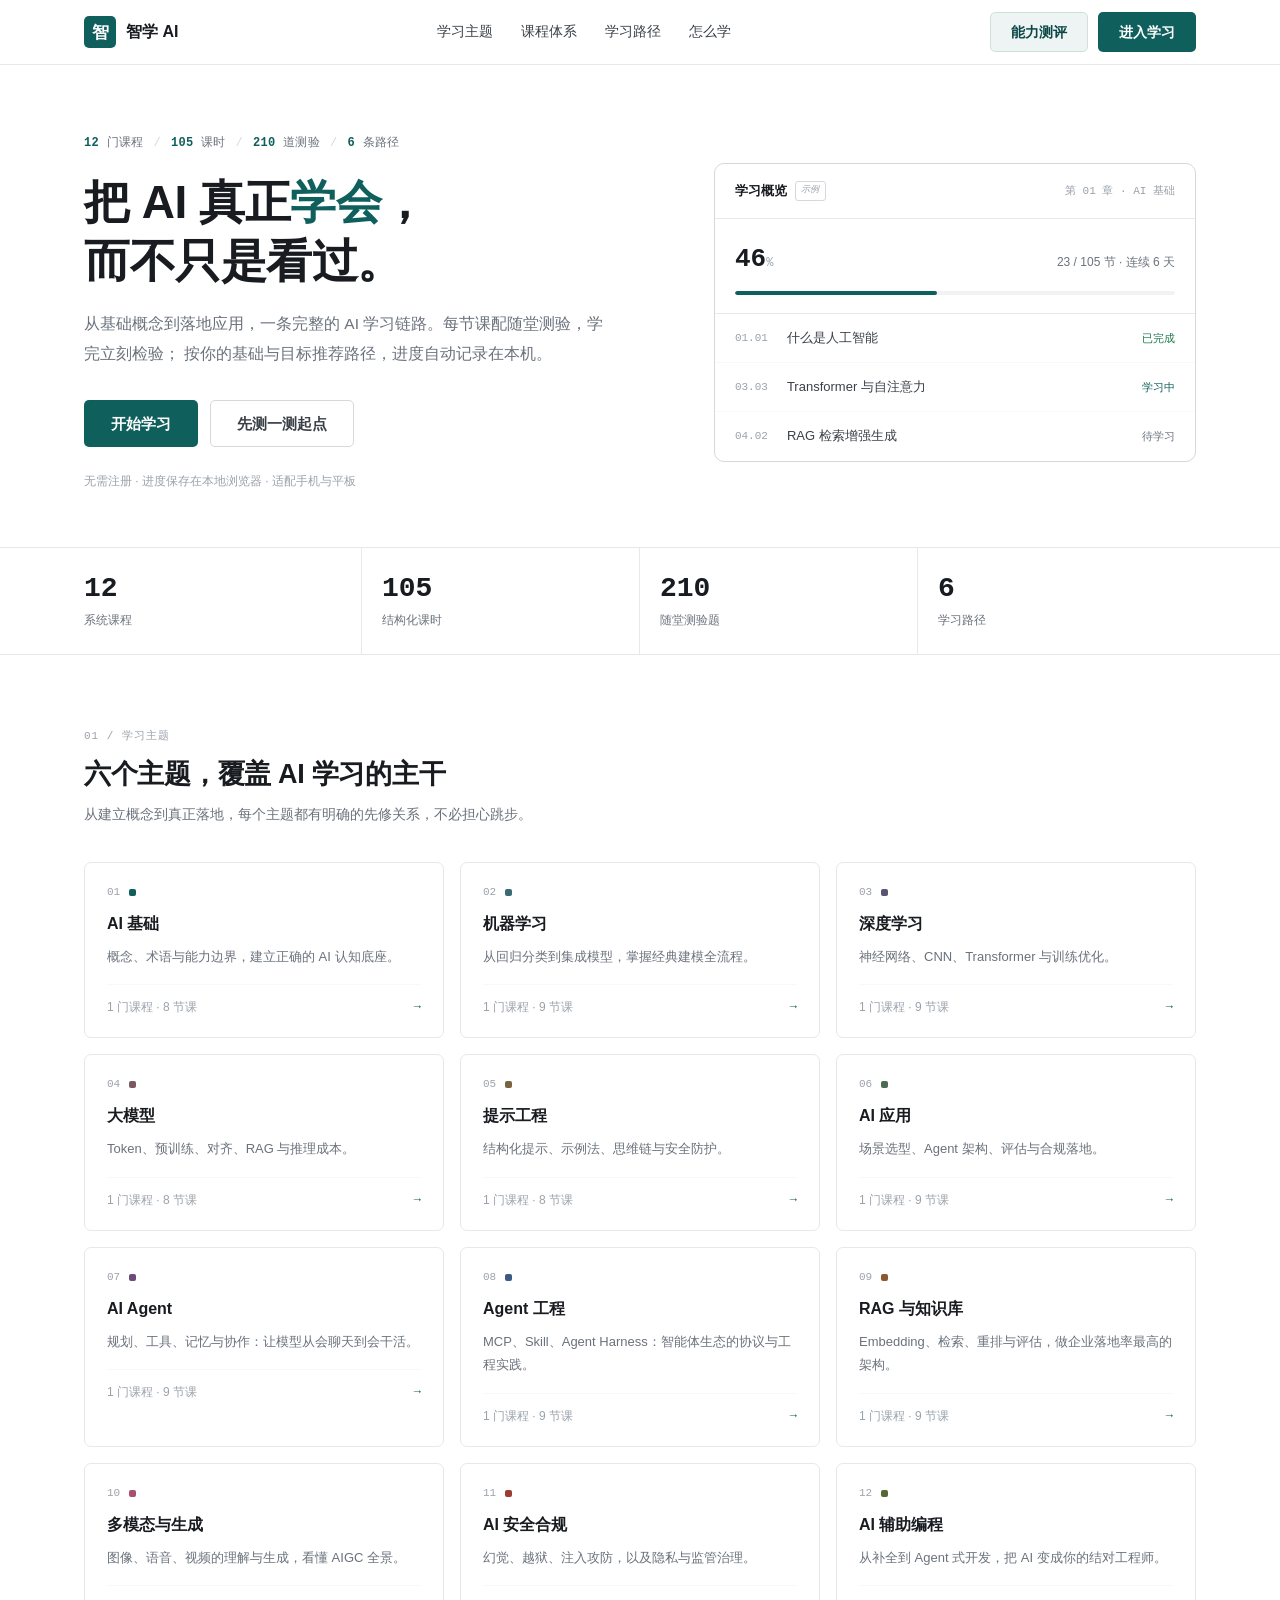
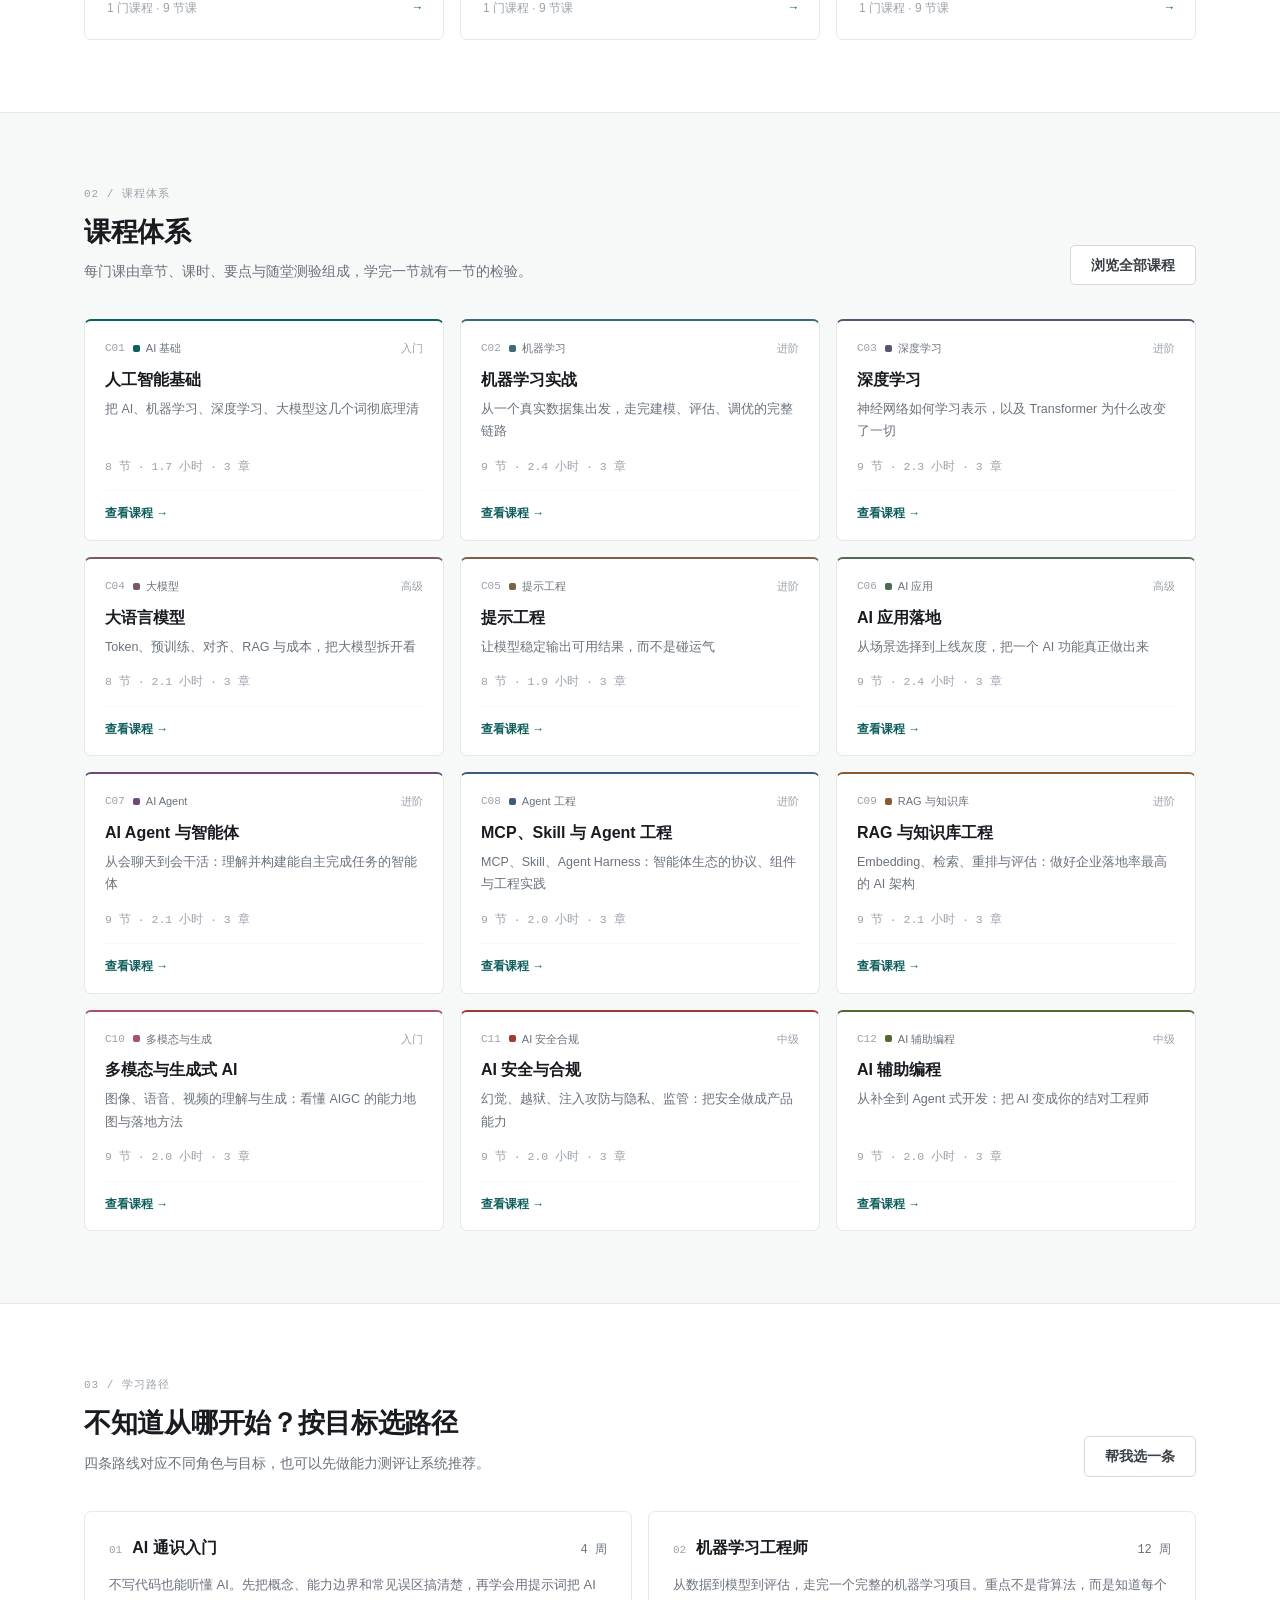
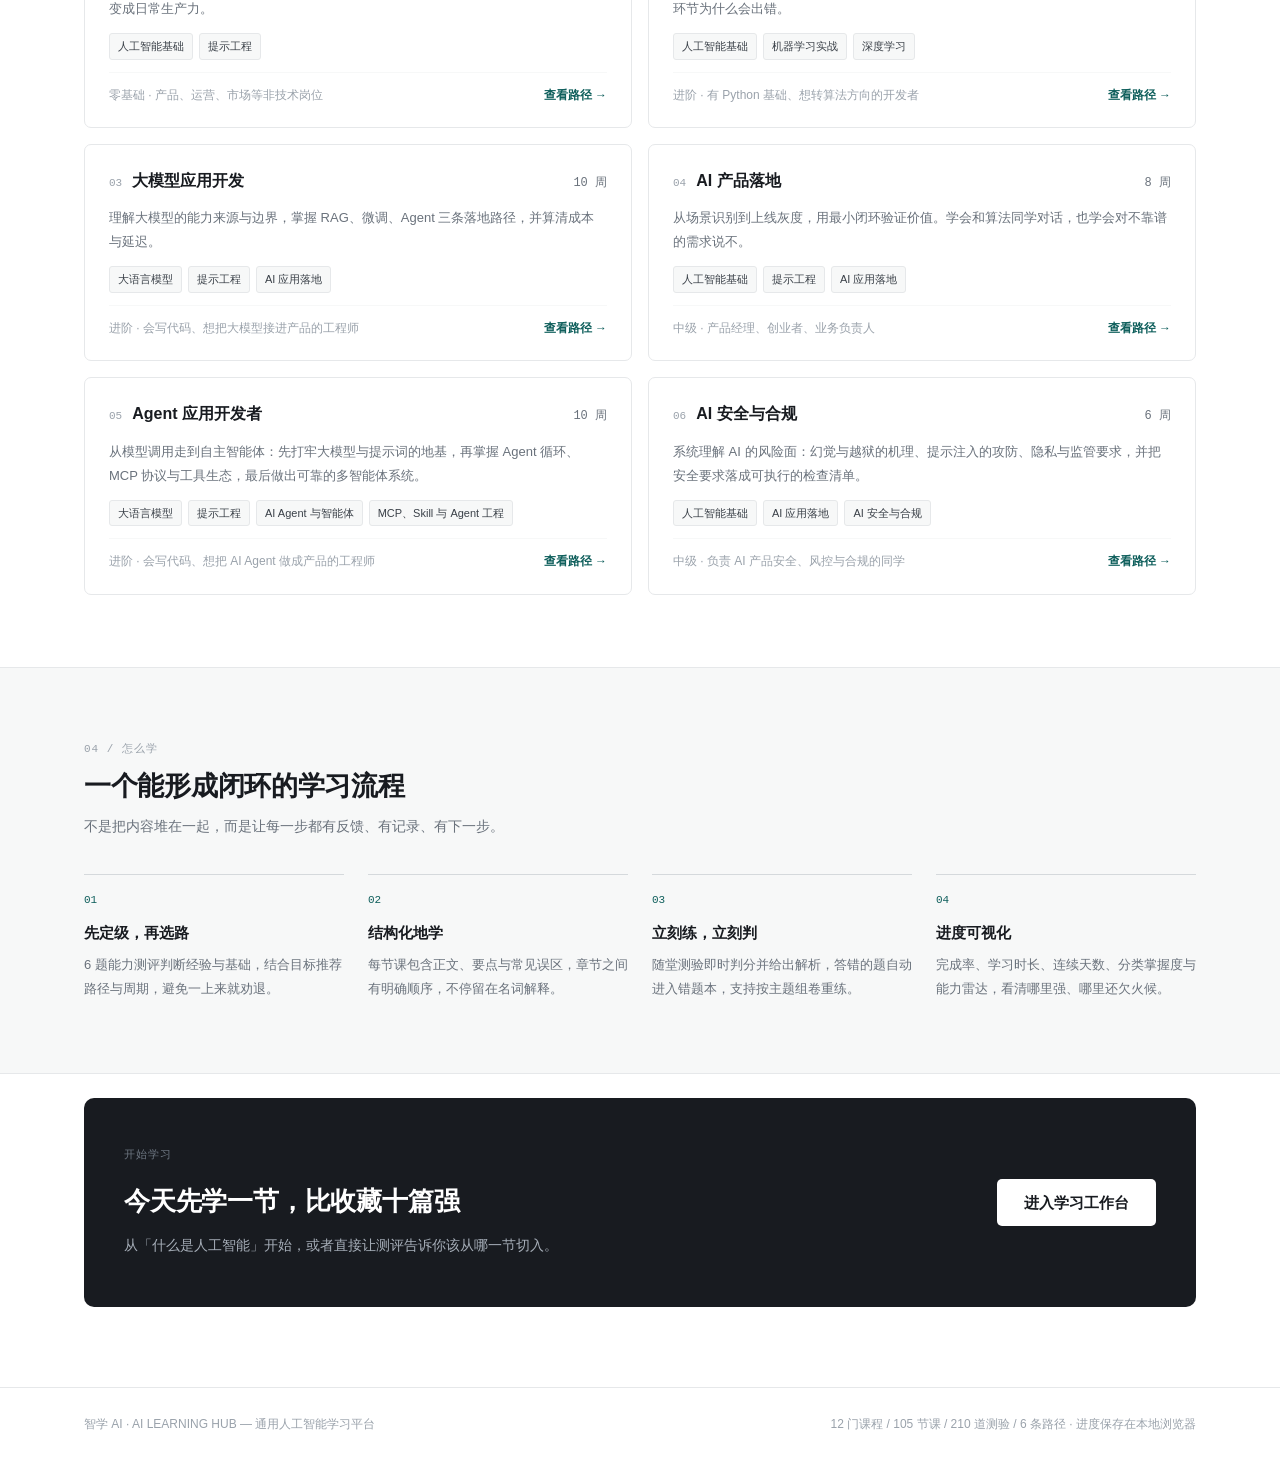
<file: index.html>
<!DOCTYPE html>
<html lang="zh-CN">
<head>
<meta charset="UTF-8">
<meta name="viewport" content="width=device-width, initial-scale=1.0">
<meta name="theme-color" content="#0f5f5c">
<link rel="icon" href="data:image/svg+xml,%3Csvg xmlns='http://www.w3.org/2000/svg' viewBox='0 0 32 32'%3E%3Crect width='32' height='32' rx='6' fill='%230f5f5c'/%3E%3Ctext x='16' y='23' font-size='19' font-family='sans-serif' font-weight='700' fill='white' text-anchor='middle'%3E%E6%99%BA%3C/text%3E%3C/svg%3E">
<title>智学 AI · 从概念到落地，系统学会人工智能</title>
<meta name="description" content="智学 AI 是一套通用 AI 学习平台：12 门系统课程、105 节课、210 道随堂题，覆盖 AI 基础、机器学习、深度学习、大模型、提示工程、AI 应用、Agent、MCP 与 Agent 工程、RAG、多模态、AI 安全与 AI 辅助编程。">
<link rel="stylesheet" href="assets/css/base.css">
<link rel="stylesheet" href="assets/css/landing.css">
</head>
<body>

<!-- ================= 导航 ================= -->
<header class="site-nav">
  <div class="container nav-inner">
    <a class="brand" href="index.html">
      <span class="logo">智</span>
      <span class="name">智学 AI</span>
    </a>

    <nav class="nav-links" aria-label="主要导航">
      <a href="#categories">学习主题</a>
      <a href="#courses">课程体系</a>
      <a href="#paths">学习路径</a>
      <a href="#loop">怎么学</a>
    </nav>

    <div class="nav-actions">
      <a class="btn btn-soft" href="app.html#/assessment">能力测评</a>
      <a class="btn btn-primary" href="app.html">进入学习</a>
    </div>
  </div>
</header>

<!-- ================= Hero ================= -->
<section class="hero">
  <div class="container hero-inner">
    <div>
      <div class="hero-facts"><span><b>12</b> 门课程</span><i>/</i><span><b>105</b> 课时</span><i>/</i><span><b>210</b> 道测验</span><i>/</i><span><b>6</b> 条路径</span></div>
      <h1>把 AI 真正<span class="mark">学会</span>，<br>而不只是看过。</h1>
      <p class="lead">
        从基础概念到落地应用，一条完整的 AI 学习链路。每节课配随堂测验，学完立刻检验；
        按你的基础与目标推荐路径，进度自动记录在本机。
      </p>
      <div class="hero-actions">
        <a class="btn btn-primary btn-lg" href="app.html">开始学习</a>
        <a class="btn btn-outline btn-lg" href="app.html#/assessment">先测一测起点</a>
      </div>
      <div class="hero-note">无需注册 · 进度保存在本地浏览器 · 适配手机与平板</div>
    </div>

    <div class="hero-card">
      <div class="hc-head"><span class="t">学习概览 <em class="sample">示例</em></span><span class="s">第 01 章 · AI 基础</span></div>
      <div class="hc-prog">
        <div class="row"><span class="n">46<small>%</small></span><span class="s">23 / 105 节 · 连续 6 天</span></div>
        <div class="progress"><i style="width:46%"></i></div>
      </div>
      <div class="hc-item"><span class="no">01.01</span><span class="nm">什么是人工智能</span><span class="st done">已完成</span></div>
      <div class="hc-item"><span class="no">03.03</span><span class="nm">Transformer 与自注意力</span><span class="st go">学习中</span></div>
      <div class="hc-item"><span class="no">04.02</span><span class="nm">RAG 检索增强生成</span><span class="st">待学习</span></div>
    </div>
  </div>
</section>

<!-- ================= 数据条 ================= -->
<section class="stat-strip">
  <div class="container">
    <div class="stat-item"><div class="v">12</div><div class="l">系统课程</div></div>
    <div class="stat-item"><div class="v">105</div><div class="l">结构化课时</div></div>
    <div class="stat-item"><div class="v">210</div><div class="l">随堂测验题</div></div>
    <div class="stat-item"><div class="v">6</div><div class="l">学习路径</div></div>
  </div>
</section>

<!-- ================= 分类 ================= -->
<section class="section" id="categories">
  <div class="container">
    <div class="section-head">
      <div>
        <span class="eyebrow">01 / 学习主题</span>
        <h2 class="section-title">六个主题，覆盖 AI 学习的主干</h2>
        <p class="section-sub">从建立概念到真正落地，每个主题都有明确的先修关系，不必担心跳步。</p>
      </div>
    </div>
    <div class="cat-grid" id="catGrid"></div>
  </div>
</section>

<!-- ================= 课程 ================= -->
<section class="section tint" id="courses">
  <div class="container">
    <div class="section-head">
      <div>
        <span class="eyebrow">02 / 课程体系</span>
        <h2 class="section-title">课程体系</h2>
        <p class="section-sub">每门课由章节、课时、要点与随堂测验组成，学完一节就有一节的检验。</p>
      </div>
      <a class="btn btn-outline" href="app.html#/courses">浏览全部课程</a>
    </div>
    <div class="course-grid" id="courseGrid"></div>
  </div>
</section>

<!-- ================= 路径 ================= -->
<section class="section" id="paths">
  <div class="container">
    <div class="section-head">
      <div>
        <span class="eyebrow">03 / 学习路径</span>
        <h2 class="section-title">不知道从哪开始？按目标选路径</h2>
        <p class="section-sub">四条路线对应不同角色与目标，也可以先做能力测评让系统推荐。</p>
      </div>
      <a class="btn btn-outline" href="app.html#/assessment">帮我选一条</a>
    </div>
    <div class="path-grid" id="pathGrid"></div>
  </div>
</section>

<!-- ================= 学习闭环 ================= -->
<section class="section tint" id="loop">
  <div class="container">
    <div class="section-head">
      <div>
        <span class="eyebrow">04 / 怎么学</span>
        <h2 class="section-title">一个能形成闭环的学习流程</h2>
        <p class="section-sub">不是把内容堆在一起，而是让每一步都有反馈、有记录、有下一步。</p>
      </div>
    </div>
    <div class="loop-grid">
      <div class="loop-card"><div class="no">01</div><h3>先定级，再选路</h3><p>6 题能力测评判断经验与基础，结合目标推荐路径与周期，避免一上来就劝退。</p></div>
      <div class="loop-card"><div class="no">02</div><h3>结构化地学</h3><p>每节课包含正文、要点与常见误区，章节之间有明确顺序，不停留在名词解释。</p></div>
      <div class="loop-card"><div class="no">03</div><h3>立刻练，立刻判</h3><p>随堂测验即时判分并给出解析，答错的题自动进入错题本，支持按主题组卷重练。</p></div>
      <div class="loop-card"><div class="no">04</div><h3>进度可视化</h3><p>完成率、学习时长、连续天数、分类掌握度与能力雷达，看清哪里强、哪里还欠火候。</p></div>
    </div>
  </div>
</section>

<!-- ================= CTA ================= -->
<section class="cta-wrap">
  <div class="container">
    <div class="cta">
      <div class="c-in">
        <div>
          <div class="c-no">开始学习</div>
          <h2>今天先学一节，比收藏十篇强</h2>
          <p>从「什么是人工智能」开始，或者直接让测评告诉你该从哪一节切入。</p>
        </div>
        <a class="btn btn-primary btn-lg" href="app.html">进入学习工作台</a>
      </div>
    </div>
  </div>
</section>

<footer class="site-footer">
  <div class="container between">
    <div>智学 AI · AI LEARNING HUB — 通用人工智能学习平台</div>
    <div>12 门课程 / 105 节课 / 210 道测验 / 6 条路径 · 进度保存在本地浏览器</div>
  </div>
</footer>

<script src="assets/js/data.js"></script>
<script>
/* 分类色点 + 编号体系 */
const dot = c => `<i class="cdot" style="background:${c.color}"></i>`;

document.getElementById('catGrid').innerHTML = CATEGORIES.map((c, i) => `
  <a class="cat-card" href="app.html#/courses?cat=${c.id}">
    <div class="ct-top"><span class="no">${String(i + 1).padStart(2, "0")}</span>${dot(c)}</div>
    <h3>${c.name}</h3>
    <p>${c.desc}</p>
    <div class="ct-foot"><span>${c.courses} 门课程 · ${c.lessons} 节课</span><span class="arrow">→</span></div>
  </a>`).join('');

document.getElementById('courseGrid').innerHTML = COURSES.map(c => `
  <a class="course-card" href="app.html#/course/${c.slug}" style="border-top-color:${CATEGORY_MAP[c.cat].color};">
    <div class="cc-top">
      <span class="no">${c.no}</span>
      <span class="cat">${dot(CATEGORY_MAP[c.cat])}${CATEGORY_MAP[c.cat].name}</span>
      <span class="lvl">${c.level}</span>
    </div>
    <div class="cc-body">
      <h3>${c.title}</h3>
      <div class="sub">${c.sub}</div>
      <div class="cc-meta"><span>${c.lessonCount} 节 · ${c.hours} 小时 · ${c.chapters.length} 章</span></div>
    </div>
    <div class="cc-foot"><span class="go">查看课程 →</span></div>
  </a>`).join('');

document.getElementById('pathGrid').innerHTML = PATHS.map((p, i) => `
  <div class="path-card">
    <div class="pc-top">
      <h3><span class="no">${String(i + 1).padStart(2, "0")}</span>${p.name}</h3>
      <span class="pc-weeks">${p.weeks} 周</span>
    </div>
    <div class="pc-desc">${p.desc}</div>
    <div class="pc-steps">${p.courses.map(s => `<span>${COURSE_MAP[s].title}</span>`).join('')}</div>
    <div class="pc-foot"><span class="aud">${p.level} · ${p.audience}</span><a href="app.html#/paths">查看路径 →</a></div>
  </div>`).join('');
</script>
</body>
</html>
</file>
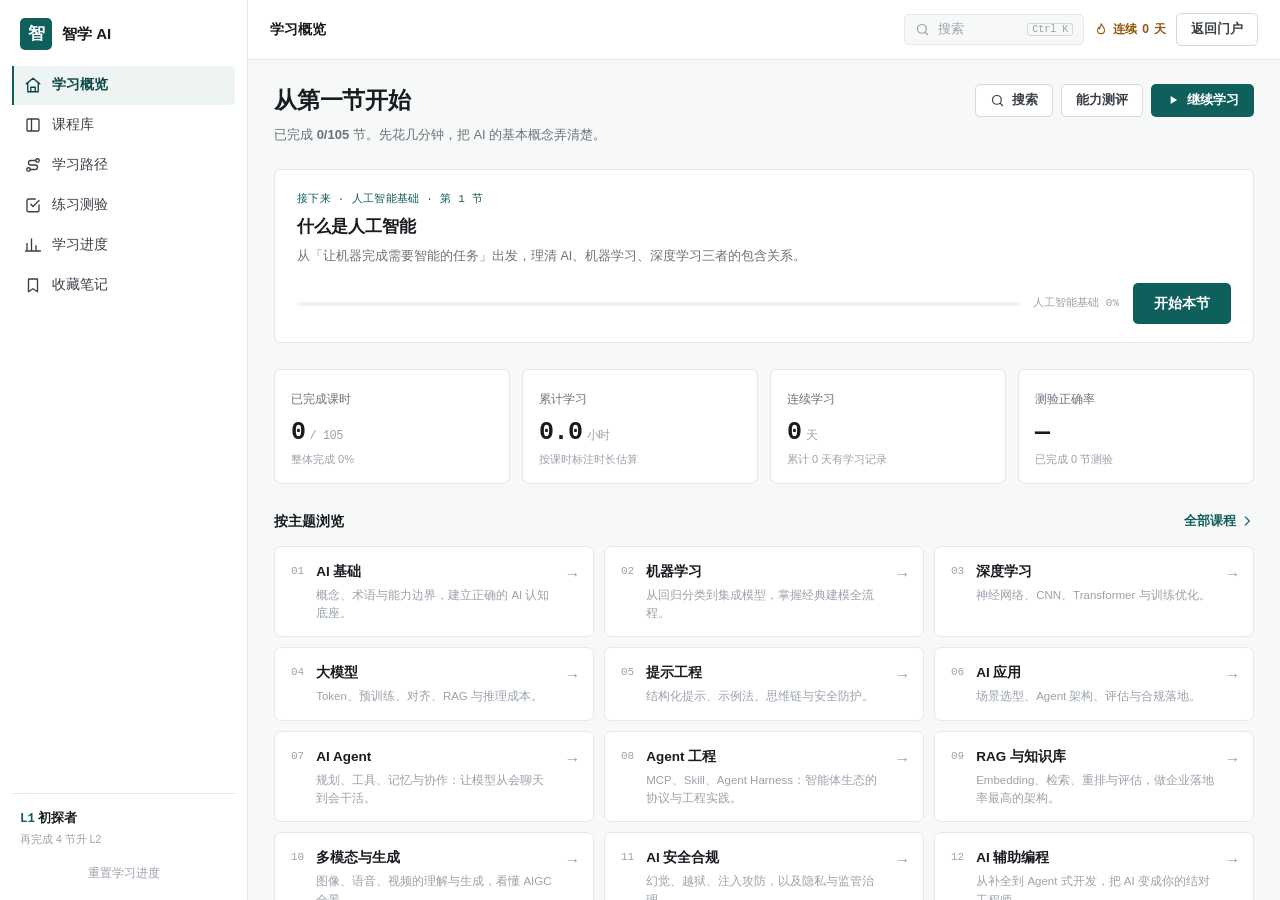
<file: app.html>
<!DOCTYPE html>
<html lang="zh-CN">
<head>
<meta charset="UTF-8">
<meta name="viewport" content="width=device-width, initial-scale=1.0">
<meta name="theme-color" content="#0f5f5c">
<link rel="icon" href="data:image/svg+xml,%3Csvg xmlns='http://www.w3.org/2000/svg' viewBox='0 0 32 32'%3E%3Crect width='32' height='32' rx='6' fill='%230f5f5c'/%3E%3Ctext x='16' y='23' font-size='19' font-family='sans-serif' font-weight='700' fill='white' text-anchor='middle'%3E%E6%99%BA%3C/text%3E%3C/svg%3E">
<title>学习工作台 · 智学 AI</title>
<meta name="description" content="智学 AI 学习工作台：课程库、学习路径、练习测验与进度追踪。">
<link rel="stylesheet" href="assets/css/base.css">
<link rel="stylesheet" href="assets/css/app.css">
</head>
<body>

<div class="app-shell">
  <!-- 侧边栏 -->
  <aside class="sidebar">
    <div class="sb-brand">
      <span class="sb-logo">智</span>
      <div>
        <div class="sb-name">智学 AI</div>
      </div>
    </div>

    <nav class="sb-nav" id="sbNav"></nav>

    <div class="sb-foot">
      <div class="sb-level" id="sbLevel"></div>
      <button class="sb-reset" id="sbReset">重置学习进度</button>
    </div>
  </aside>

  <div class="side-scrim" id="sideScrim"></div>

  <!-- 主区域 -->
  <div class="main">
    <header class="topbar">
      <button class="menu-btn" id="menuBtn" aria-label="打开菜单" aria-expanded="false">
        <svg width="20" height="20" viewBox="0 0 24 24" fill="none" stroke="currentColor" stroke-width="2" stroke-linecap="round"><path d="M4 7h16M4 12h16M4 17h16"/></svg>
      </button>
      <div class="tb-left">
        <div class="tb-title" id="pageTitle">学习概览</div>
      </div>
      <div class="tb-right">
        <button class="search-trigger" data-open-search aria-label="搜索课程与课时" aria-keyshortcuts="Control+K">
          <svg width="15" height="15" viewBox="0 0 24 24" fill="none" stroke="currentColor" stroke-width="1.9" stroke-linecap="round"><circle cx="11" cy="11" r="7"/><path d="m20 20-3.5-3.5"/></svg>
          <span class="lbl">搜索</span>
          <span class="k">⌘K</span>
        </button>
        <span class="streak-chip">
          <svg width="14" height="14" viewBox="0 0 24 24" fill="none" stroke="currentColor" stroke-width="1.9" stroke-linecap="round" stroke-linejoin="round"><path d="M12 3c1 3-1 4-2 6s0 3 0 3-2-1-2-3c-1.5 2-2 3.5-2 5a6 6 0 0 0 12 0c0-4-3-6-6-11z"/></svg>
          连续 <span id="streakNum">0</span> 天
        </span>
        <a class="back-home btn btn-outline btn-sm" href="index.html">返回门户</a>
      </div>
    </header>

    <main class="content" id="content"></main>
  </div>
</div>

<script src="assets/js/data.js"></script>
<script src="assets/js/store.js"></script>
<script src="assets/js/engine.js"></script>
<script src="assets/js/app.js"></script>
</body>
</html>
</file>
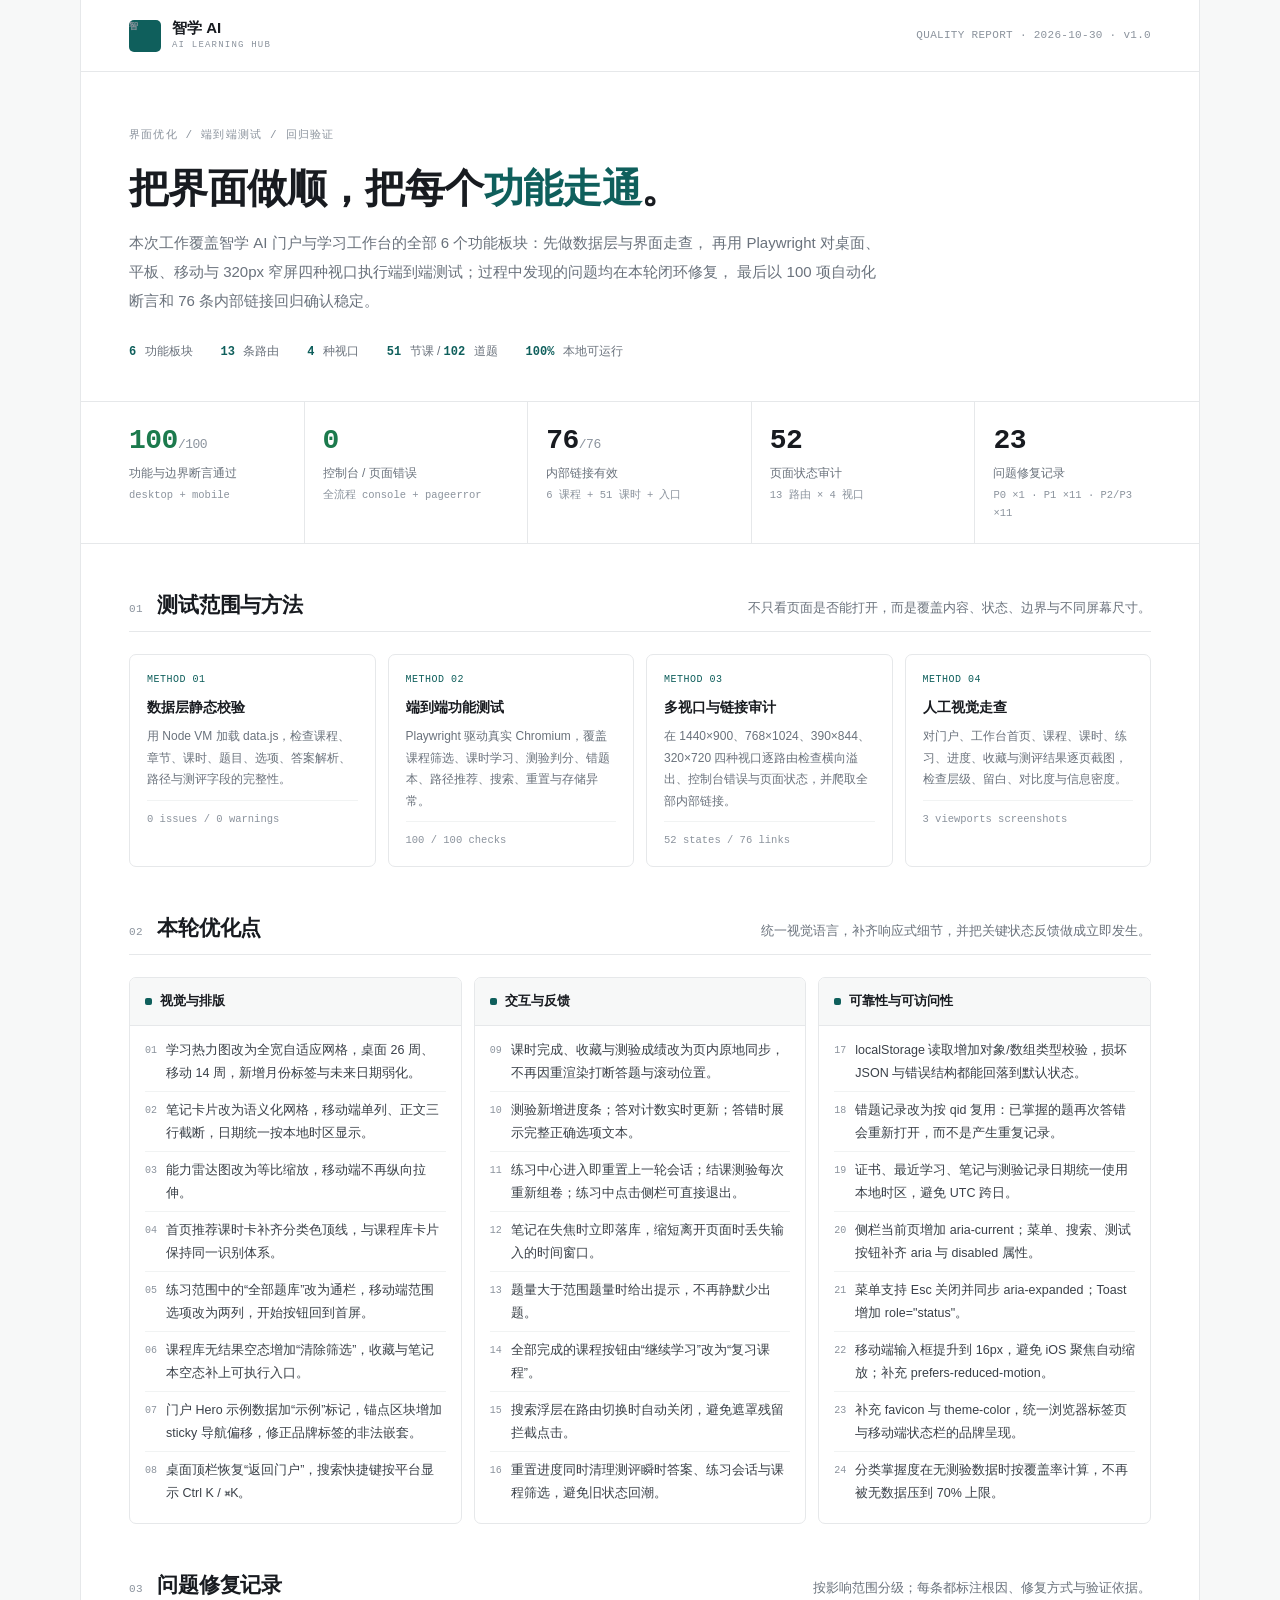
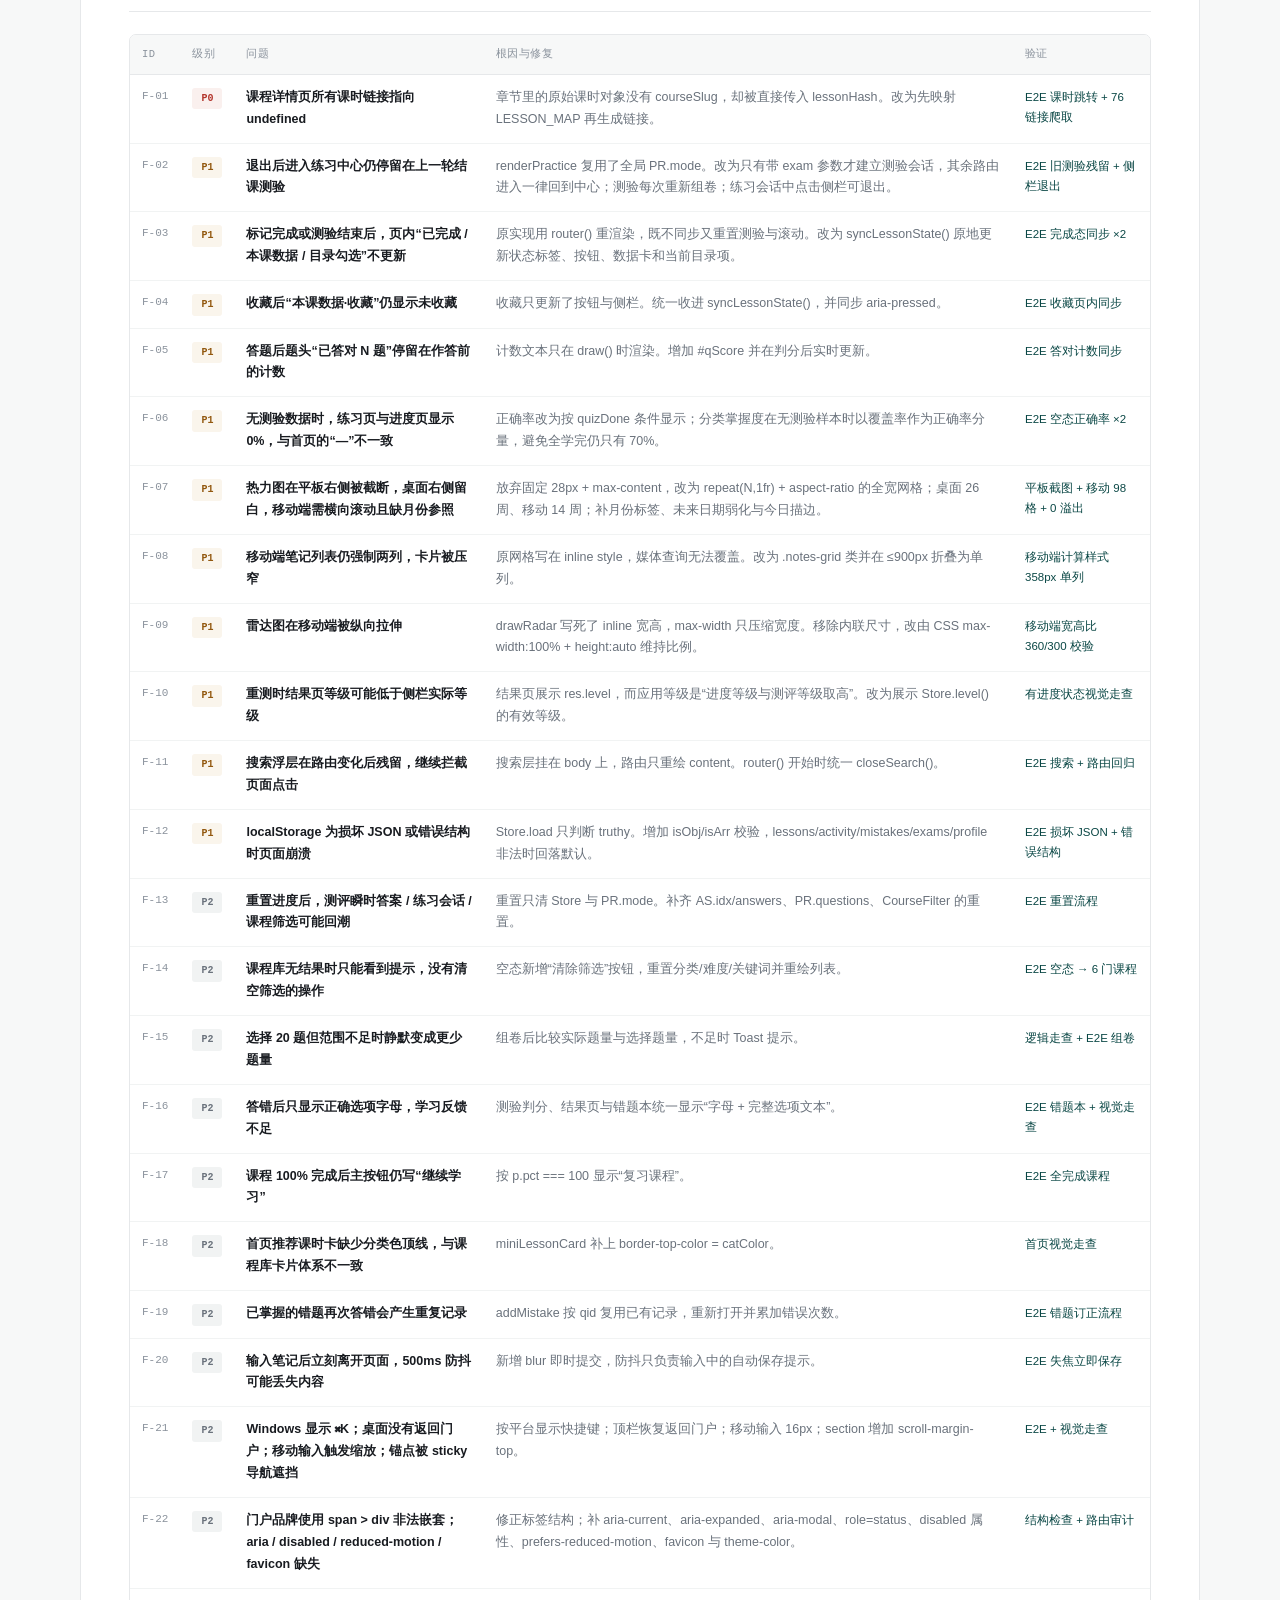
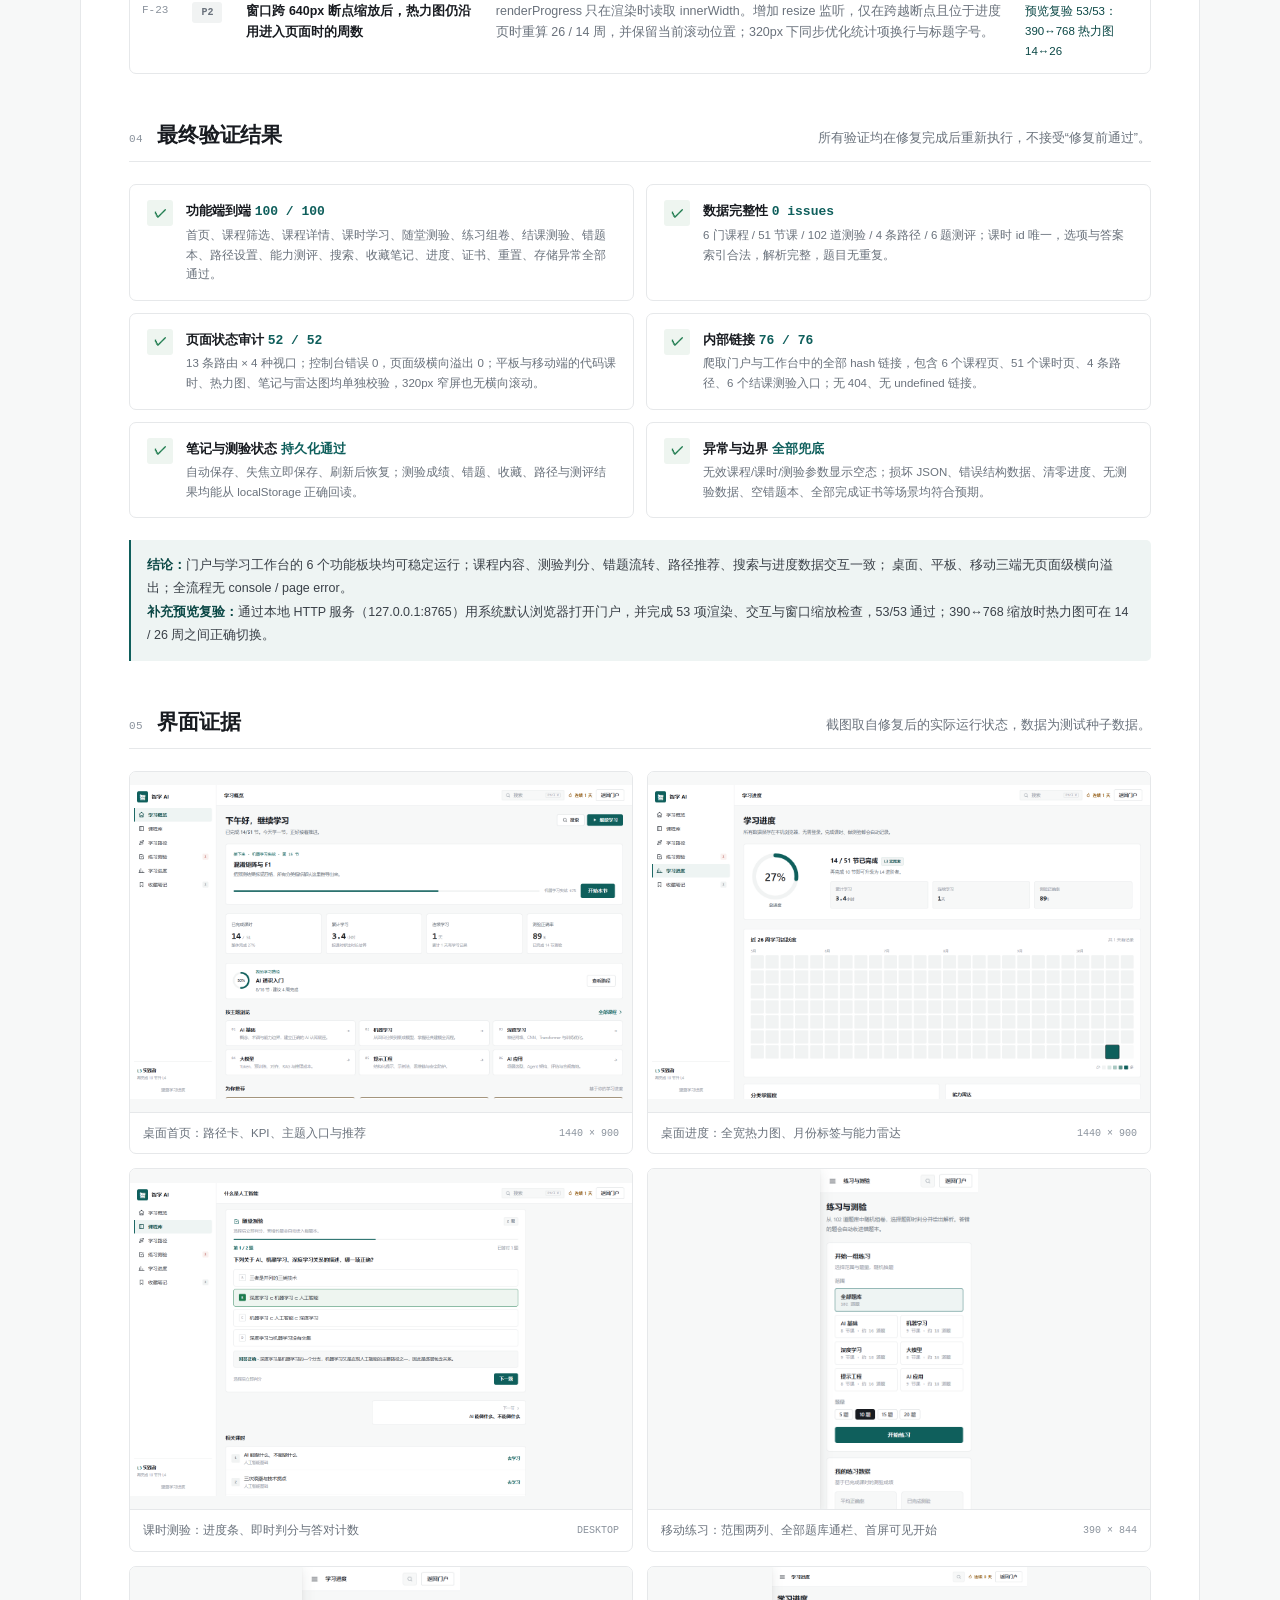
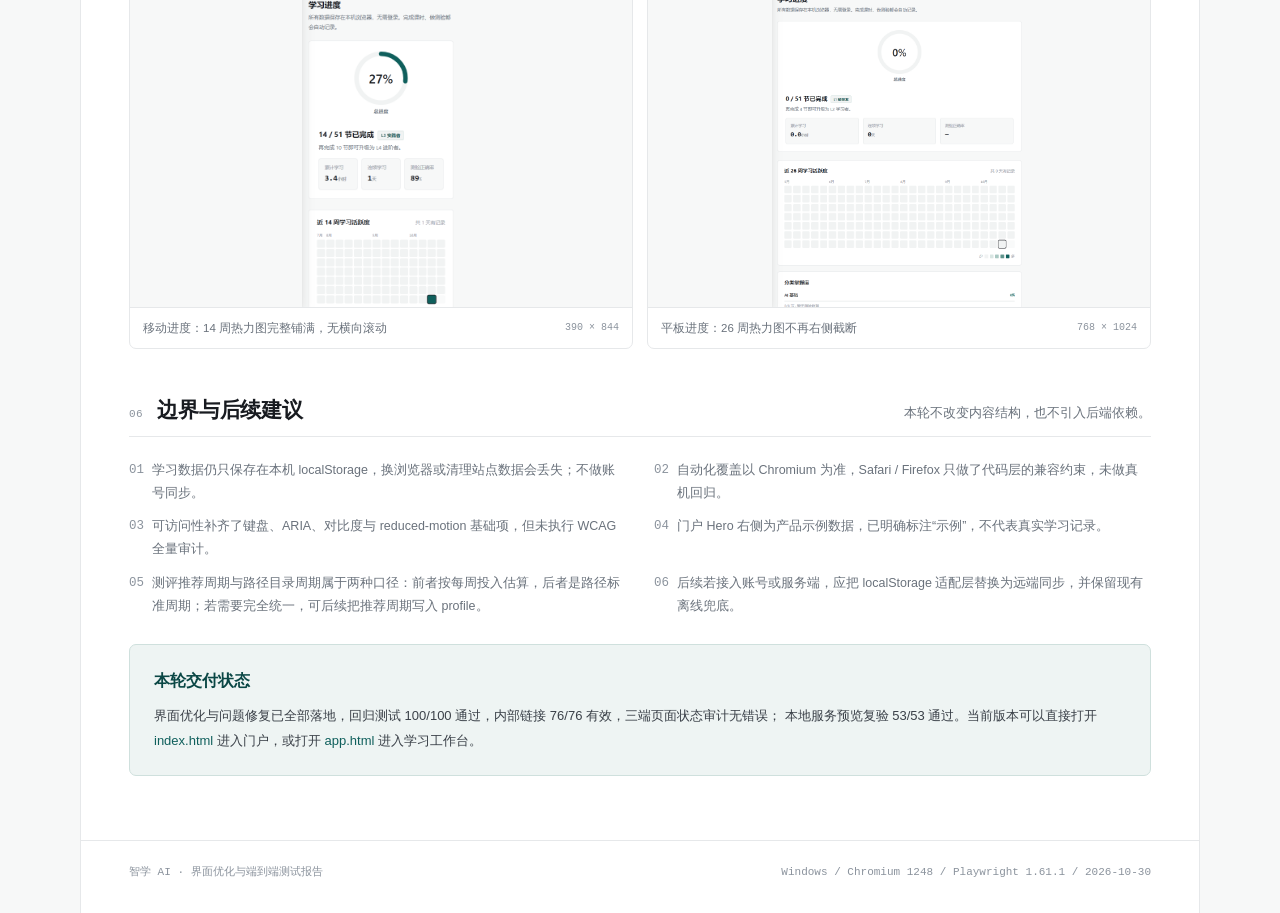
<file: 优化测试报告.html>
<!DOCTYPE html>
<html lang="zh-CN">
<head>
<meta charset="UTF-8">
<meta name="viewport" content="width=device-width, initial-scale=1.0">
<meta name="theme-color" content="#0f5f5c">
<link rel="icon" href="data:image/svg+xml,%3Csvg xmlns='http://www.w3.org/2000/svg' viewBox='0 0 32 32'%3E%3Crect width='32' height='32' rx='6' fill='%230f5f5c'/%3E%3Ctext x='16' y='23' font-size='19' font-family='sans-serif' font-weight='700' fill='white' text-anchor='middle'%3E%E6%99%BA%3C/text%3E%3C/svg%3E">
<title>界面优化与端到端测试报告 · 智学 AI</title>
<style>
  :root {
    --brand: #0f5f5c;
    --brand-deep: #0a4745;
    --brand-soft: #eef4f3;
    --brand-line: #cfe0dd;
    --paper: #ffffff;
    --paper-2: #f7f8f8;
    --paper-3: #f1f3f3;
    --ink: #181b20;
    --ink-2: #3a4048;
    --muted: #6a727c;
    --faint: #8b939d;
    --line: #e6e8ea;
    --line-2: #d5d9dc;
    --ok: #1c7a4d;
    --ok-soft: #eef5f0;
    --err: #b3352c;
    --err-soft: #faf0ee;
    --warn: #92580f;
    --warn-soft: #faf5ec;
    --mono: "SFMono-Regular", Consolas, "Liberation Mono", Menlo, monospace;
    --r: 7px;
    --r-sm: 5px;
    --r-xs: 3px;
  }
  * { box-sizing: border-box; margin: 0; padding: 0; }
  html { -webkit-text-size-adjust: 100%; }
  body {
    font-family: -apple-system, BlinkMacSystemFont, "Segoe UI", "PingFang SC",
      "Hiragino Sans GB", "Microsoft YaHei", "Helvetica Neue", Arial, sans-serif;
    color: var(--ink); background: var(--paper-2); line-height: 1.75;
    -webkit-font-smoothing: antialiased;
  }
  a { color: var(--brand); text-decoration: none; border-bottom: 1px solid transparent; }
  a:hover { border-bottom-color: var(--brand); }
  .page { max-width: 1120px; margin: 0 auto; background: var(--paper); border-left: 1px solid var(--line); border-right: 1px solid var(--line); }
  .top {
    display: flex; align-items: center; justify-content: space-between; gap: 20px;
    padding: 18px 48px; border-bottom: 1px solid var(--line); flex-wrap: wrap;
  }
  .brand { display: flex; align-items: center; gap: 11px; }
  .logo {
    width: 32px; height: 32px; border-radius: var(--r-sm); background: var(--brand);
    color: #fff; display: flex; align-items: center; justify-content: center;
    font-size: 17px; font-weight: 700; flex-shrink: 0;
  }
  .brand b { font-size: 15px; line-height: 1.3; display: block; }
  .brand span { font-family: var(--mono); font-size: 9px; letter-spacing: 1.2px; color: var(--faint); display: block; }
  .top-meta { font-family: var(--mono); font-size: 11px; color: var(--faint); letter-spacing: .3px; }
  .head { padding: 54px 48px 38px; border-bottom: 1px solid var(--line); }
  .kicker { font-family: var(--mono); font-size: 11px; letter-spacing: 1.2px; color: var(--faint); }
  .head h1 { font-size: 40px; line-height: 1.3; letter-spacing: -.6px; margin: 16px 0 14px; }
  .head h1 em { font-style: normal; color: var(--brand); }
  .lead { font-size: 15px; color: var(--muted); max-width: 760px; line-height: 1.95; }
  .head-facts { display: flex; gap: 28px; flex-wrap: wrap; margin-top: 26px; font-size: 12px; color: var(--muted); }
  .head-facts b { font-family: var(--mono); font-weight: 600; color: var(--brand); margin-right: 5px; }
  .kpis { display: grid; grid-template-columns: repeat(5, 1fr); border-bottom: 1px solid var(--line); }
  .kpi { padding: 22px 18px 20px; border-right: 1px solid var(--line); }
  .kpi:last-child { border-right: none; }
  .kpi:first-child { padding-left: 48px; }
  .kpi:last-child { padding-right: 48px; }
  .kpi .v { font-family: var(--mono); font-size: 28px; font-weight: 600; line-height: 1.2; letter-spacing: -.5px; }
  .kpi .v small { font-size: 13px; font-weight: 400; color: var(--faint); }
  .kpi .l { font-size: 12px; color: var(--muted); margin-top: 5px; }
  .kpi .s { font-size: 10.5px; color: var(--faint); margin-top: 2px; font-family: var(--mono); }
  .kpi.ok .v { color: var(--ok); }
  .body { padding: 0 48px 64px; }
  .section { padding-top: 46px; }
  .sec-head { display: flex; align-items: baseline; gap: 14px; padding-bottom: 12px; border-bottom: 1px solid var(--line); margin-bottom: 22px; }
  .sec-no { font-family: var(--mono); font-size: 11px; color: var(--faint); letter-spacing: .5px; flex-shrink: 0; }
  .sec-head h2 { font-size: 21px; letter-spacing: -.2px; line-height: 1.4; }
  .sec-head p { font-size: 12.5px; color: var(--muted); margin-left: auto; text-align: right; max-width: 460px; line-height: 1.7; }
  .method-grid { display: grid; grid-template-columns: repeat(4, 1fr); gap: 12px; }
  .method { border: 1px solid var(--line); border-radius: var(--r); padding: 16px 17px; background: var(--paper); }
  .method .n { font-family: var(--mono); font-size: 10px; color: var(--brand); letter-spacing: .5px; }
  .method h3 { font-size: 13.5px; font-weight: 700; margin: 8px 0 6px; }
  .method p { font-size: 12px; color: var(--muted); line-height: 1.8; }
  .method .r { font-family: var(--mono); font-size: 10.5px; color: var(--faint); margin-top: 9px; padding-top: 9px; border-top: 1px solid var(--paper-3); }
  .opt-grid { display: grid; grid-template-columns: 1fr 1fr 1fr; gap: 12px; }
  .opt-col { border: 1px solid var(--line); border-radius: var(--r); overflow: hidden; }
  .opt-head { padding: 12px 15px; background: var(--paper-2); border-bottom: 1px solid var(--line); display: flex; align-items: center; gap: 8px; }
  .opt-head .dot { width: 7px; height: 7px; border-radius: 2px; background: var(--brand); }
  .opt-head h3 { font-size: 13px; font-weight: 700; }
  .opt-list { padding: 6px 15px 12px; }
  .opt-list li { display: flex; gap: 9px; padding: 7px 0; border-bottom: 1px solid var(--paper-3); font-size: 12.5px; color: var(--ink-2); line-height: 1.8; }
  .opt-list li:last-child { border-bottom: none; }
  .opt-list .n { font-family: var(--mono); font-size: 10px; color: var(--faint); flex-shrink: 0; margin-top: 3px; }
  .table-wrap { border: 1px solid var(--line); border-radius: var(--r); overflow: hidden; }
  table { width: 100%; border-collapse: collapse; font-size: 12.5px; }
  th {
    text-align: left; font-size: 10.5px; font-family: var(--mono); letter-spacing: .5px;
    color: var(--faint); background: var(--paper-2); padding: 10px 12px;
    border-bottom: 1px solid var(--line); font-weight: 500; white-space: nowrap;
  }
  td { padding: 12px; border-bottom: 1px solid var(--paper-3); vertical-align: top; line-height: 1.75; color: var(--ink-2); }
  tr:last-child td { border-bottom: none; }
  td.id { font-family: var(--mono); font-size: 11px; color: var(--faint); white-space: nowrap; }
  td.issue { font-weight: 600; color: var(--ink); }
  td.fix { color: var(--muted); }
  td.check { font-size: 11.5px; color: var(--brand-deep); }
  .sev { display: inline-flex; align-items: center; justify-content: center; min-width: 30px; padding: 2px 6px; border-radius: var(--r-xs); font-family: var(--mono); font-size: 10px; font-weight: 600; }
  .sev.p0 { background: var(--err-soft); color: var(--err); }
  .sev.p1 { background: var(--warn-soft); color: var(--warn); }
  .sev.p2 { background: var(--paper-3); color: var(--muted); }
  .verify { display: grid; grid-template-columns: repeat(2, 1fr); gap: 12px; }
  .v-card { border: 1px solid var(--line); border-radius: var(--r); padding: 15px 17px; display: flex; gap: 13px; align-items: flex-start; }
  .v-ic { width: 26px; height: 26px; border-radius: var(--r-xs); background: var(--ok-soft); color: var(--ok); display: flex; align-items: center; justify-content: center; flex-shrink: 0; font-size: 13px; font-weight: 700; }
  .v-card h3 { font-size: 13px; font-weight: 700; }
  .v-card p { font-size: 11.5px; color: var(--muted); line-height: 1.7; margin-top: 2px; }
  .v-card .num { font-family: var(--mono); font-weight: 600; color: var(--brand); }
  .shots { display: grid; grid-template-columns: 1fr 1fr; gap: 14px; }
  figure { border: 1px solid var(--line); border-radius: var(--r); overflow: hidden; background: var(--paper); }
  figure a { display: block; border-bottom: 1px solid var(--line); background: var(--paper-2); }
  figure img { width: 100%; height: 340px; object-fit: contain; display: block; cursor: zoom-in; }
  figcaption { display: flex; align-items: center; justify-content: space-between; gap: 10px; padding: 10px 13px; font-size: 11.5px; color: var(--muted); }
  figcaption b { font-family: var(--mono); font-size: 10px; color: var(--faint); font-weight: 500; white-space: nowrap; }
  .note {
    margin-top: 22px; padding: 14px 16px; background: var(--brand-soft);
    border-left: 2px solid var(--brand); border-radius: 0 var(--r-sm) var(--r-sm) 0;
    font-size: 12.5px; color: var(--ink-2); line-height: 1.85;
  }
  .note b { color: var(--brand-deep); }
  .limits { display: grid; grid-template-columns: 1fr 1fr; gap: 10px 28px; font-size: 12.5px; color: var(--muted); line-height: 1.85; }
  .limits li { display: flex; gap: 8px; }
  .limits .m { font-family: var(--mono); color: var(--faint); flex-shrink: 0; }
  .conclusion { border: 1px solid var(--brand-line); border-radius: var(--r); padding: 22px 24px; background: var(--brand-soft); }
  .conclusion h3 { font-size: 16px; font-weight: 700; color: var(--brand-deep); }
  .conclusion p { font-size: 13px; color: var(--ink-2); line-height: 1.95; margin-top: 8px; }
  footer { padding: 22px 48px 30px; border-top: 1px solid var(--line); display: flex; justify-content: space-between; gap: 16px; flex-wrap: wrap; font-size: 11px; color: var(--faint); font-family: var(--mono); }
  @media (max-width: 900px) {
    .page { border-left: none; border-right: none; }
    .top, .head, .body, footer { padding-left: 22px; padding-right: 22px; }
    .kpis { grid-template-columns: repeat(2, 1fr); }
    .kpi { border-bottom: 1px solid var(--line); }
    .kpi:first-child, .kpi:last-child { padding-left: 15px; padding-right: 15px; }
    .method-grid, .opt-grid, .verify, .shots, .limits { grid-template-columns: 1fr; }
    .kpi:last-child { grid-column: 1 / -1; border-right: none; }
    .head h1 { font-size: 30px; }
    .sec-head { flex-wrap: wrap; }
    .sec-head p { margin-left: 0; text-align: left; }
    figure img { height: 300px; }
    .table-wrap { border: none; border-radius: 0; }
    table, thead, tbody, tr, td { display: block; width: 100%; }
    thead { display: none; }
    tr { border: 1px solid var(--line); border-radius: var(--r); padding: 13px 14px; margin-bottom: 10px; background: var(--paper); }
    td { display: block; border: none; padding: 0; }
    td.id, td.check { display: none; }
    td:nth-child(2) { margin-bottom: 6px; }
    td.issue { font-size: 13px; line-height: 1.65; }
    td.fix { font-size: 12px; color: var(--muted); margin-top: 6px; line-height: 1.8; }
    td.fix::before { content: "根因与修复 · "; font-family: var(--mono); font-size: 10px; color: var(--faint); }
  }
  @media print {
    body { background: #fff; }
    .page { max-width: none; border: none; }
    .section { break-inside: avoid; }
    figure { break-inside: avoid; }
  }
</style>
</head>
<body>
<div class="page">

  <div class="top">
    <div class="brand">
      <span class="logo">智</span>
      <div><b>智学 AI</b><span>AI LEARNING HUB</span></div>
    </div>
    <div class="top-meta">QUALITY REPORT · 2026-10-30 · v1.0</div>
  </div>

  <div class="head">
    <div class="kicker">界面优化 / 端到端测试 / 回归验证</div>
    <h1>把界面做顺，把每个<em>功能走通</em>。</h1>
    <p class="lead">
      本次工作覆盖智学 AI 门户与学习工作台的全部 6 个功能板块：先做数据层与界面走查，
      再用 Playwright 对桌面、平板、移动与 320px 窄屏四种视口执行端到端测试；过程中发现的问题均在本轮闭环修复，
      最后以 100 项自动化断言和 76 条内部链接回归确认稳定。
    </p>
    <div class="head-facts">
      <span><b>6</b> 功能板块</span>
      <span><b>13</b> 条路由</span>
      <span><b>4</b> 种视口</span>
      <span><b>51</b> 节课 / <b>102</b> 道题</span>
      <span><b>100%</b> 本地可运行</span>
    </div>
  </div>

  <div class="kpis">
    <div class="kpi ok">
      <div class="v">100<small>/100</small></div>
      <div class="l">功能与边界断言通过</div>
      <div class="s">desktop + mobile</div>
    </div>
    <div class="kpi ok">
      <div class="v">0</div>
      <div class="l">控制台 / 页面错误</div>
      <div class="s">全流程 console + pageerror</div>
    </div>
    <div class="kpi">
      <div class="v">76<small>/76</small></div>
      <div class="l">内部链接有效</div>
      <div class="s">6 课程 + 51 课时 + 入口</div>
    </div>
    <div class="kpi">
      <div class="v">52</div>
      <div class="l">页面状态审计</div>
      <div class="s">13 路由 × 4 视口</div>
    </div>
    <div class="kpi">
      <div class="v">23</div>
      <div class="l">问题修复记录</div>
      <div class="s">P0 ×1 · P1 ×11 · P2/P3 ×11</div>
    </div>
  </div>

  <div class="body">

    <section class="section">
      <div class="sec-head">
        <span class="sec-no">01</span>
        <h2>测试范围与方法</h2>
        <p>不只看页面是否能打开，而是覆盖内容、状态、边界与不同屏幕尺寸。</p>
      </div>
      <div class="method-grid">
        <div class="method">
          <div class="n">METHOD 01</div>
          <h3>数据层静态校验</h3>
          <p>用 Node VM 加载 data.js，检查课程、章节、课时、题目、选项、答案解析、路径与测评字段的完整性。</p>
          <div class="r">0 issues / 0 warnings</div>
        </div>
        <div class="method">
          <div class="n">METHOD 02</div>
          <h3>端到端功能测试</h3>
          <p>Playwright 驱动真实 Chromium，覆盖课程筛选、课时学习、测验判分、错题本、路径推荐、搜索、重置与存储异常。</p>
          <div class="r">100 / 100 checks</div>
        </div>
        <div class="method">
          <div class="n">METHOD 03</div>
          <h3>多视口与链接审计</h3>
          <p>在 1440×900、768×1024、390×844、320×720 四种视口逐路由检查横向溢出、控制台错误与页面状态，并爬取全部内部链接。</p>
          <div class="r">52 states / 76 links</div>
        </div>
        <div class="method">
          <div class="n">METHOD 04</div>
          <h3>人工视觉走查</h3>
          <p>对门户、工作台首页、课程、课时、练习、进度、收藏与测评结果逐页截图，检查层级、留白、对比度与信息密度。</p>
          <div class="r">3 viewports screenshots</div>
        </div>
      </div>
    </section>

    <section class="section">
      <div class="sec-head">
        <span class="sec-no">02</span>
        <h2>本轮优化点</h2>
        <p>统一视觉语言，补齐响应式细节，并把关键状态反馈做成立即发生。</p>
      </div>
      <div class="opt-grid">
        <div class="opt-col">
          <div class="opt-head"><span class="dot"></span><h3>视觉与排版</h3></div>
          <ul class="opt-list">
            <li><span class="n">01</span><span>学习热力图改为全宽自适应网格，桌面 26 周、移动 14 周，新增月份标签与未来日期弱化。</span></li>
            <li><span class="n">02</span><span>笔记卡片改为语义化网格，移动端单列、正文三行截断，日期统一按本地时区显示。</span></li>
            <li><span class="n">03</span><span>能力雷达图改为等比缩放，移动端不再纵向拉伸。</span></li>
            <li><span class="n">04</span><span>首页推荐课时卡补齐分类色顶线，与课程库卡片保持同一识别体系。</span></li>
            <li><span class="n">05</span><span>练习范围中的“全部题库”改为通栏，移动端范围选项改为两列，开始按钮回到首屏。</span></li>
            <li><span class="n">06</span><span>课程库无结果空态增加“清除筛选”，收藏与笔记本空态补上可执行入口。</span></li>
            <li><span class="n">07</span><span>门户 Hero 示例数据加“示例”标记，锚点区块增加 sticky 导航偏移，修正品牌标签的非法嵌套。</span></li>
            <li><span class="n">08</span><span>桌面顶栏恢复“返回门户”，搜索快捷键按平台显示 Ctrl K / ⌘K。</span></li>
          </ul>
        </div>
        <div class="opt-col">
          <div class="opt-head"><span class="dot"></span><h3>交互与反馈</h3></div>
          <ul class="opt-list">
            <li><span class="n">09</span><span>课时完成、收藏与测验成绩改为页内原地同步，不再因重渲染打断答题与滚动位置。</span></li>
            <li><span class="n">10</span><span>测验新增进度条；答对计数实时更新；答错时展示完整正确选项文本。</span></li>
            <li><span class="n">11</span><span>练习中心进入即重置上一轮会话；结课测验每次重新组卷；练习中点击侧栏可直接退出。</span></li>
            <li><span class="n">12</span><span>笔记在失焦时立即落库，缩短离开页面时丢失输入的时间窗口。</span></li>
            <li><span class="n">13</span><span>题量大于范围题量时给出提示，不再静默少出题。</span></li>
            <li><span class="n">14</span><span>全部完成的课程按钮由“继续学习”改为“复习课程”。</span></li>
            <li><span class="n">15</span><span>搜索浮层在路由切换时自动关闭，避免遮罩残留拦截点击。</span></li>
            <li><span class="n">16</span><span>重置进度同时清理测评瞬时答案、练习会话与课程筛选，避免旧状态回潮。</span></li>
          </ul>
        </div>
        <div class="opt-col">
          <div class="opt-head"><span class="dot"></span><h3>可靠性与可访问性</h3></div>
          <ul class="opt-list">
            <li><span class="n">17</span><span>localStorage 读取增加对象/数组类型校验，损坏 JSON 与错误结构都能回落到默认状态。</span></li>
            <li><span class="n">18</span><span>错题记录改为按 qid 复用：已掌握的题再次答错会重新打开，而不是产生重复记录。</span></li>
            <li><span class="n">19</span><span>证书、最近学习、笔记与测验记录日期统一使用本地时区，避免 UTC 跨日。</span></li>
            <li><span class="n">20</span><span>侧栏当前页增加 aria-current；菜单、搜索、测试按钮补齐 aria 与 disabled 属性。</span></li>
            <li><span class="n">21</span><span>菜单支持 Esc 关闭并同步 aria-expanded；Toast 增加 role="status"。</span></li>
            <li><span class="n">22</span><span>移动端输入框提升到 16px，避免 iOS 聚焦自动缩放；补充 prefers-reduced-motion。</span></li>
            <li><span class="n">23</span><span>补充 favicon 与 theme-color，统一浏览器标签页与移动端状态栏的品牌呈现。</span></li>
            <li><span class="n">24</span><span>分类掌握度在无测验数据时按覆盖率计算，不再被无数据压到 70% 上限。</span></li>
          </ul>
        </div>
      </div>
    </section>

    <section class="section">
      <div class="sec-head">
        <span class="sec-no">03</span>
        <h2>问题修复记录</h2>
        <p>按影响范围分级；每条都标注根因、修复方式与验证依据。</p>
      </div>
      <div class="table-wrap">
        <table>
          <thead>
            <tr><th>ID</th><th>级别</th><th>问题</th><th>根因与修复</th><th>验证</th></tr>
          </thead>
          <tbody>
            <tr>
              <td class="id">F-01</td><td><span class="sev p0">P0</span></td>
              <td class="issue">课程详情页所有课时链接指向 undefined</td>
              <td class="fix">章节里的原始课时对象没有 courseSlug，却被直接传入 lessonHash。改为先映射 LESSON_MAP 再生成链接。</td>
              <td class="check">E2E 课时跳转 + 76 链接爬取</td>
            </tr>
            <tr>
              <td class="id">F-02</td><td><span class="sev p1">P1</span></td>
              <td class="issue">退出后进入练习中心仍停留在上一轮结课测验</td>
              <td class="fix">renderPractice 复用了全局 PR.mode。改为只有带 exam 参数才建立测验会话，其余路由进入一律回到中心；测验每次重新组卷；练习会话中点击侧栏可退出。</td>
              <td class="check">E2E 旧测验残留 + 侧栏退出</td>
            </tr>
            <tr>
              <td class="id">F-03</td><td><span class="sev p1">P1</span></td>
              <td class="issue">标记完成或测验结束后，页内“已完成 / 本课数据 / 目录勾选”不更新</td>
              <td class="fix">原实现用 router() 重渲染，既不同步又重置测验与滚动。改为 syncLessonState() 原地更新状态标签、按钮、数据卡和当前目录项。</td>
              <td class="check">E2E 完成态同步 ×2</td>
            </tr>
            <tr>
              <td class="id">F-04</td><td><span class="sev p1">P1</span></td>
              <td class="issue">收藏后“本课数据·收藏”仍显示未收藏</td>
              <td class="fix">收藏只更新了按钮与侧栏。统一收进 syncLessonState()，并同步 aria-pressed。</td>
              <td class="check">E2E 收藏页内同步</td>
            </tr>
            <tr>
              <td class="id">F-05</td><td><span class="sev p1">P1</span></td>
              <td class="issue">答题后题头“已答对 N 题”停留在作答前的计数</td>
              <td class="fix">计数文本只在 draw() 时渲染。增加 #qScore 并在判分后实时更新。</td>
              <td class="check">E2E 答对计数同步</td>
            </tr>
            <tr>
              <td class="id">F-06</td><td><span class="sev p1">P1</span></td>
              <td class="issue">无测验数据时，练习页与进度页显示 0%，与首页的“—”不一致</td>
              <td class="fix">正确率改为按 quizDone 条件显示；分类掌握度在无测验样本时以覆盖率作为正确率分量，避免全学完仍只有 70%。</td>
              <td class="check">E2E 空态正确率 ×2</td>
            </tr>
            <tr>
              <td class="id">F-07</td><td><span class="sev p1">P1</span></td>
              <td class="issue">热力图在平板右侧被截断，桌面右侧留白，移动端需横向滚动且缺月份参照</td>
              <td class="fix">放弃固定 28px + max-content，改为 repeat(N,1fr) + aspect-ratio 的全宽网格；桌面 26 周、移动 14 周；补月份标签、未来日期弱化与今日描边。</td>
              <td class="check">平板截图 + 移动 98 格 + 0 溢出</td>
            </tr>
            <tr>
              <td class="id">F-08</td><td><span class="sev p1">P1</span></td>
              <td class="issue">移动端笔记列表仍强制两列，卡片被压窄</td>
              <td class="fix">原网格写在 inline style，媒体查询无法覆盖。改为 .notes-grid 类并在 ≤900px 折叠为单列。</td>
              <td class="check">移动端计算样式 358px 单列</td>
            </tr>
            <tr>
              <td class="id">F-09</td><td><span class="sev p1">P1</span></td>
              <td class="issue">雷达图在移动端被纵向拉伸</td>
              <td class="fix">drawRadar 写死了 inline 宽高，max-width 只压缩宽度。移除内联尺寸，改由 CSS max-width:100% + height:auto 维持比例。</td>
              <td class="check">移动端宽高比 360/300 校验</td>
            </tr>
            <tr>
              <td class="id">F-10</td><td><span class="sev p1">P1</span></td>
              <td class="issue">重测时结果页等级可能低于侧栏实际等级</td>
              <td class="fix">结果页展示 res.level，而应用等级是“进度等级与测评等级取高”。改为展示 Store.level() 的有效等级。</td>
              <td class="check">有进度状态视觉走查</td>
            </tr>
            <tr>
              <td class="id">F-11</td><td><span class="sev p1">P1</span></td>
              <td class="issue">搜索浮层在路由变化后残留，继续拦截页面点击</td>
              <td class="fix">搜索层挂在 body 上，路由只重绘 content。router() 开始时统一 closeSearch()。</td>
              <td class="check">E2E 搜索 + 路由回归</td>
            </tr>
            <tr>
              <td class="id">F-12</td><td><span class="sev p1">P1</span></td>
              <td class="issue">localStorage 为损坏 JSON 或错误结构时页面崩溃</td>
              <td class="fix">Store.load 只判断 truthy。增加 isObj/isArr 校验，lessons/activity/mistakes/exams/profile 非法时回落默认。</td>
              <td class="check">E2E 损坏 JSON + 错误结构</td>
            </tr>
            <tr>
              <td class="id">F-13</td><td><span class="sev p2">P2</span></td>
              <td class="issue">重置进度后，测评瞬时答案 / 练习会话 / 课程筛选可能回潮</td>
              <td class="fix">重置只清 Store 与 PR.mode。补齐 AS.idx/answers、PR.questions、CourseFilter 的重置。</td>
              <td class="check">E2E 重置流程</td>
            </tr>
            <tr>
              <td class="id">F-14</td><td><span class="sev p2">P2</span></td>
              <td class="issue">课程库无结果时只能看到提示，没有清空筛选的操作</td>
              <td class="fix">空态新增“清除筛选”按钮，重置分类/难度/关键词并重绘列表。</td>
              <td class="check">E2E 空态 → 6 门课程</td>
            </tr>
            <tr>
              <td class="id">F-15</td><td><span class="sev p2">P2</span></td>
              <td class="issue">选择 20 题但范围不足时静默变成更少题量</td>
              <td class="fix">组卷后比较实际题量与选择题量，不足时 Toast 提示。</td>
              <td class="check">逻辑走查 + E2E 组卷</td>
            </tr>
            <tr>
              <td class="id">F-16</td><td><span class="sev p2">P2</span></td>
              <td class="issue">答错后只显示正确选项字母，学习反馈不足</td>
              <td class="fix">测验判分、结果页与错题本统一显示“字母 + 完整选项文本”。</td>
              <td class="check">E2E 错题本 + 视觉走查</td>
            </tr>
            <tr>
              <td class="id">F-17</td><td><span class="sev p2">P2</span></td>
              <td class="issue">课程 100% 完成后主按钮仍写“继续学习”</td>
              <td class="fix">按 p.pct === 100 显示“复习课程”。</td>
              <td class="check">E2E 全完成课程</td>
            </tr>
            <tr>
              <td class="id">F-18</td><td><span class="sev p2">P2</span></td>
              <td class="issue">首页推荐课时卡缺少分类色顶线，与课程库卡片体系不一致</td>
              <td class="fix">miniLessonCard 补上 border-top-color = catColor。</td>
              <td class="check">首页视觉走查</td>
            </tr>
            <tr>
              <td class="id">F-19</td><td><span class="sev p2">P2</span></td>
              <td class="issue">已掌握的错题再次答错会产生重复记录</td>
              <td class="fix">addMistake 按 qid 复用已有记录，重新打开并累加错误次数。</td>
              <td class="check">E2E 错题订正流程</td>
            </tr>
            <tr>
              <td class="id">F-20</td><td><span class="sev p2">P2</span></td>
              <td class="issue">输入笔记后立刻离开页面，500ms 防抖可能丢失内容</td>
              <td class="fix">新增 blur 即时提交，防抖只负责输入中的自动保存提示。</td>
              <td class="check">E2E 失焦立即保存</td>
            </tr>
            <tr>
              <td class="id">F-21</td><td><span class="sev p2">P2</span></td>
              <td class="issue">Windows 显示 ⌘K；桌面没有返回门户；移动输入触发缩放；锚点被 sticky 导航遮挡</td>
              <td class="fix">按平台显示快捷键；顶栏恢复返回门户；移动输入 16px；section 增加 scroll-margin-top。</td>
              <td class="check">E2E + 视觉走查</td>
            </tr>
            <tr>
              <td class="id">F-22</td><td><span class="sev p2">P2</span></td>
              <td class="issue">门户品牌使用 span &gt; div 非法嵌套；aria / disabled / reduced-motion / favicon 缺失</td>
              <td class="fix">修正标签结构；补 aria-current、aria-expanded、aria-modal、role=status、disabled 属性、prefers-reduced-motion、favicon 与 theme-color。</td>
              <td class="check">结构检查 + 路由审计</td>
            </tr>
            <tr>
              <td class="id">F-23</td><td><span class="sev p2">P2</span></td>
              <td class="issue">窗口跨 640px 断点缩放后，热力图仍沿用进入页面时的周数</td>
              <td class="fix">renderProgress 只在渲染时读取 innerWidth。增加 resize 监听，仅在跨越断点且位于进度页时重算 26 / 14 周，并保留当前滚动位置；320px 下同步优化统计项换行与标题字号。</td>
              <td class="check">预览复验 53/53：390↔768 热力图 14↔26</td>
            </tr>
          </tbody>
        </table>
      </div>
    </section>

    <section class="section">
      <div class="sec-head">
        <span class="sec-no">04</span>
        <h2>最终验证结果</h2>
        <p>所有验证均在修复完成后重新执行，不接受“修复前通过”。</p>
      </div>
      <div class="verify">
        <div class="v-card">
          <span class="v-ic">✓</span>
          <div><h3>功能端到端 <span class="num">100 / 100</span></h3><p>首页、课程筛选、课程详情、课时学习、随堂测验、练习组卷、结课测验、错题本、路径设置、能力测评、搜索、收藏笔记、进度、证书、重置、存储异常全部通过。</p></div>
        </div>
        <div class="v-card">
          <span class="v-ic">✓</span>
          <div><h3>数据完整性 <span class="num">0 issues</span></h3><p>6 门课程 / 51 节课 / 102 道测验 / 4 条路径 / 6 题测评；课时 id 唯一，选项与答案索引合法，解析完整，题目无重复。</p></div>
        </div>
        <div class="v-card">
          <span class="v-ic">✓</span>
          <div><h3>页面状态审计 <span class="num">52 / 52</span></h3><p>13 条路由 × 4 种视口；控制台错误 0，页面级横向溢出 0；平板与移动端的代码课时、热力图、笔记与雷达图均单独校验，320px 窄屏也无横向滚动。</p></div>
        </div>
        <div class="v-card">
          <span class="v-ic">✓</span>
          <div><h3>内部链接 <span class="num">76 / 76</span></h3><p>爬取门户与工作台中的全部 hash 链接，包含 6 个课程页、51 个课时页、4 条路径、6 个结课测验入口；无 404、无 undefined 链接。</p></div>
        </div>
        <div class="v-card">
          <span class="v-ic">✓</span>
          <div><h3>笔记与测验状态 <span class="num">持久化通过</span></h3><p>自动保存、失焦立即保存、刷新后恢复；测验成绩、错题、收藏、路径与测评结果均能从 localStorage 正确回读。</p></div>
        </div>
        <div class="v-card">
          <span class="v-ic">✓</span>
          <div><h3>异常与边界 <span class="num">全部兜底</span></h3><p>无效课程/课时/测验参数显示空态；损坏 JSON、错误结构数据、清零进度、无测验数据、空错题本、全部完成证书等场景均符合预期。</p></div>
        </div>
      </div>
      <div class="note">
        <b>结论：</b>门户与学习工作台的 6 个功能板块均可稳定运行；课程内容、测验判分、错题流转、路径推荐、搜索与进度数据交互一致；
        桌面、平板、移动三端无页面级横向溢出；全流程无 console / page error。
        <br><b>补充预览复验：</b>通过本地 HTTP 服务（127.0.0.1:8765）用系统默认浏览器打开门户，并完成 53 项渲染、交互与窗口缩放检查，53/53 通过；390↔768 缩放时热力图可在 14 / 26 周之间正确切换。
      </div>
    </section>

    <section class="section">
      <div class="sec-head">
        <span class="sec-no">05</span>
        <h2>界面证据</h2>
        <p>截图取自修复后的实际运行状态，数据为测试种子数据。</p>
      </div>
      <div class="shots">
        <figure>
          <a href="assets/report/home-desktop.png" target="_blank" rel="noopener"><img src="assets/report/home-desktop.png" alt="桌面端学习概览"></a>
          <figcaption><span>桌面首页：路径卡、KPI、主题入口与推荐</span><b>1440 × 900</b></figcaption>
        </figure>
        <figure>
          <a href="assets/report/progress-desktop.png" target="_blank" rel="noopener"><img src="assets/report/progress-desktop.png" alt="桌面端学习进度"></a>
          <figcaption><span>桌面进度：全宽热力图、月份标签与能力雷达</span><b>1440 × 900</b></figcaption>
        </figure>
        <figure>
          <a href="assets/report/quiz-desktop.png" target="_blank" rel="noopener"><img src="assets/report/quiz-desktop.png" alt="课时测验判分状态"></a>
          <figcaption><span>课时测验：进度条、即时判分与答对计数</span><b>DESKTOP</b></figcaption>
        </figure>
        <figure>
          <a href="assets/report/practice-mobile.png" target="_blank" rel="noopener"><img src="assets/report/practice-mobile.png" alt="移动端练习中心"></a>
          <figcaption><span>移动练习：范围两列、全部题库通栏、首屏可见开始</span><b>390 × 844</b></figcaption>
        </figure>
        <figure>
          <a href="assets/report/progress-mobile.png" target="_blank" rel="noopener"><img src="assets/report/progress-mobile.png" alt="移动端学习进度"></a>
          <figcaption><span>移动进度：14 周热力图完整铺满，无横向滚动</span><b>390 × 844</b></figcaption>
        </figure>
        <figure>
          <a href="assets/report/progress-tablet.png" target="_blank" rel="noopener"><img src="assets/report/progress-tablet.png" alt="平板端学习进度"></a>
          <figcaption><span>平板进度：26 周热力图不再右侧截断</span><b>768 × 1024</b></figcaption>
        </figure>
      </div>
    </section>

    <section class="section">
      <div class="sec-head">
        <span class="sec-no">06</span>
        <h2>边界与后续建议</h2>
        <p>本轮不改变内容结构，也不引入后端依赖。</p>
      </div>
      <ul class="limits">
        <li><span class="m">01</span><span>学习数据仍只保存在本机 localStorage，换浏览器或清理站点数据会丢失；不做账号同步。</span></li>
        <li><span class="m">02</span><span>自动化覆盖以 Chromium 为准，Safari / Firefox 只做了代码层的兼容约束，未做真机回归。</span></li>
        <li><span class="m">03</span><span>可访问性补齐了键盘、ARIA、对比度与 reduced-motion 基础项，但未执行 WCAG 全量审计。</span></li>
        <li><span class="m">04</span><span>门户 Hero 右侧为产品示例数据，已明确标注“示例”，不代表真实学习记录。</span></li>
        <li><span class="m">05</span><span>测评推荐周期与路径目录周期属于两种口径：前者按每周投入估算，后者是路径标准周期；若需要完全统一，可后续把推荐周期写入 profile。</span></li>
        <li><span class="m">06</span><span>后续若接入账号或服务端，应把 localStorage 适配层替换为远端同步，并保留现有离线兜底。</span></li>
      </ul>
      <div class="conclusion" style="margin-top:26px;">
        <h3>本轮交付状态</h3>
        <p>
          界面优化与问题修复已全部落地，回归测试 100/100 通过，内部链接 76/76 有效，三端页面状态审计无错误；
          本地服务预览复验 53/53 通过。当前版本可以直接打开 <a href="index.html">index.html</a> 进入门户，或打开 <a href="app.html">app.html</a> 进入学习工作台。
        </p>
      </div>
    </section>

  </div>

  <footer>
    <span>智学 AI · 界面优化与端到端测试报告</span>
    <span>Windows / Chromium 1248 / Playwright 1.61.1 / 2026-10-30</span>
  </footer>
</div>
</body>
</html>
</file>
<file: assets/css/base.css>
/* ============================================================
 * base.css — 设计变量 / 重置 / 通用组件
 * 智学 AI · 视觉原则：单主色、细边框、小编号、少装饰
 * ============================================================ */
:root {
  /* 主色：墨青，只用于关键动作与少量强调 */
  --brand: #0f5f5c;
  --brand-deep: #0a4745;
  --brand-soft: #eef4f3;
  --brand-line: #cfe0dd;

  /* 中性 */
  --paper: #ffffff;
  --paper-2: #f7f8f8;
  --paper-3: #f1f3f3;
  --ink: #181b20;
  --ink-2: #3a4048;
  --muted: #6a727c;
  --faint: #9aa2ab;
  --line: #e6e8ea;
  --line-2: #d5d9dc;

  /* 语义色（仅小面积） */
  --ok: #1c7a4d;
  --ok-soft: #eef5f0;
  --err: #b3352c;
  --err-soft: #faf0ee;
  --warn: #92580f;
  --warn-soft: #faf5ec;
  --info: #2b5d8a;
  --info-soft: #eef3f8;

  /* 分类色（低饱和，仅用于色点 / 图表，不做大面积填充） */
  --c-basics: #0f5f5c;
  --c-ml: #3a6b75;
  --c-dl: #5a5470;
  --c-llm: #7a5a60;
  --c-prompt: #7a6340;
  --c-app: #4d6b50;

  /* 圆角：克制 */
  --r-xs: 3px;
  --r-sm: 5px;
  --r: 7px;
  --r-lg: 10px;

  /* 阴影：仅浮层使用 */
  --shadow-pop: 0 8px 30px rgba(24, 27, 32, .10), 0 1px 3px rgba(24, 27, 32, .06);

  --mono: "SFMono-Regular", Consolas, "Liberation Mono", Menlo, monospace;
  --sidebar-w: 248px;
  --topbar-h: 60px;
  --max-w: 1160px;
}

* { box-sizing: border-box; margin: 0; padding: 0; }
html { -webkit-text-size-adjust: 100%; }

body {
  font-family: -apple-system, BlinkMacSystemFont, "Segoe UI", "PingFang SC",
    "Hiragino Sans GB", "Microsoft YaHei", "Helvetica Neue", Arial, sans-serif;
  color: var(--ink);
  background: var(--paper);
  line-height: 1.7;
  -webkit-font-smoothing: antialiased;
  -moz-osx-font-smoothing: grayscale;
}

a { text-decoration: none; color: inherit; }
ul, ol { list-style: none; }
img { max-width: 100%; display: block; }
button { font-family: inherit; cursor: pointer; border: none; background: none; color: inherit; }
input, textarea, select { font-family: inherit; font-size: inherit; color: inherit; }
svg { display: block; }
::selection { background: #d6e6e3; }

/* 键盘可达性：统一焦点样式 */
a:focus-visible, button:focus-visible, input:focus-visible,
textarea:focus-visible, select:focus-visible, [tabindex]:focus-visible {
  outline: 2px solid var(--brand);
  outline-offset: 2px;
  border-radius: var(--r-xs);
}

::-webkit-scrollbar { width: 10px; height: 10px; }
::-webkit-scrollbar-thumb { background: #d4d8db; border-radius: 999px; border: 3px solid transparent; background-clip: content-box; }
::-webkit-scrollbar-thumb:hover { background: #bcc2c6; background-clip: content-box; border: 3px solid transparent; }
::-webkit-scrollbar-track { background: transparent; }

/* ---------------- 按钮 ---------------- */
.btn {
  display: inline-flex; align-items: center; justify-content: center; gap: 7px;
  padding: 10px 20px; border-radius: var(--r-sm); font-size: 14px; font-weight: 600;
  white-space: nowrap; line-height: 1.3; border: 1px solid transparent;
  transition: background .15s ease, border-color .15s ease, color .15s ease;
}
.btn:active { transform: translateY(1px); }
.btn-primary { background: var(--brand); color: #fff; }
.btn-primary:hover { background: var(--brand-deep); }
.btn-soft { background: var(--brand-soft); color: var(--brand-deep); border-color: var(--brand-line); }
.btn-soft:hover { background: #e2edeb; }
.btn-outline { background: var(--paper); color: var(--ink-2); border-color: var(--line-2); }
.btn-outline:hover { border-color: var(--ink-2); color: var(--ink); }
.btn-ghost { background: rgba(255, 255, 255, .08); color: #fff; border-color: rgba(255, 255, 255, .3); }
.btn-ghost:hover { background: rgba(255, 255, 255, .16); }
.btn-sm { padding: 7px 14px; font-size: 13px; border-radius: var(--r-sm); }
.btn-lg { padding: 13px 26px; font-size: 15px; }
.btn-block { width: 100%; }
.btn[disabled], .btn.is-disabled { opacity: .4; pointer-events: none; }

/* 文字链接 */
.link {
  color: var(--brand); font-size: 13px; font-weight: 600;
  display: inline-flex; align-items: center; gap: 4px;
  border-bottom: 1px solid transparent; transition: border-color .15s;
}
.link:hover { border-bottom-color: var(--brand); }

/* ---------------- 标签 ---------------- */
.pill {
  display: inline-flex; align-items: center; gap: 6px;
  padding: 4px 10px; border-radius: var(--r-xs); font-size: 12px; font-weight: 600;
}
.chip {
  display: inline-flex; align-items: center; gap: 6px;
  padding: 6px 12px; border-radius: var(--r-sm); font-size: 13px; font-weight: 500;
  background: var(--paper); border: 1px solid var(--line-2); color: var(--ink-2);
  transition: all .15s; cursor: pointer;
}
.chip:hover { border-color: var(--ink-2); color: var(--ink); }
.chip.active { background: var(--ink); border-color: var(--ink); color: #fff; }
.chip .dot { width: 6px; height: 6px; border-radius: 50%; flex-shrink: 0; }
.chip.active .dot { background: #fff !important; }

.tag {
  display: inline-flex; align-items: center; gap: 5px;
  font-size: 11px; font-weight: 600; line-height: 1.6;
  padding: 2px 7px; border-radius: var(--r-xs);
  background: var(--paper-3); color: var(--muted);
}

/* 等宽编号：全站统一的识别元素 */
.num { font-family: var(--mono); font-variant-numeric: tabular-nums; letter-spacing: 0; }
.code-no {
  font-family: var(--mono); font-size: 11px; font-weight: 500;
  letter-spacing: .5px; color: var(--faint);
}

.meta { display: flex; align-items: center; gap: 14px; flex-wrap: wrap; font-size: 12px; color: var(--muted); }
.meta span { display: inline-flex; align-items: center; gap: 5px; }

/* 分类色点 */
.cdot { width: 7px; height: 7px; border-radius: 2px; display: inline-block; flex-shrink: 0; }

/* ---------------- 卡片 ---------------- */
.card { background: var(--paper); border: 1px solid var(--line); border-radius: var(--r); }
.card-hover { transition: border-color .16s ease, background .16s ease; }
.card-hover:hover { border-color: var(--line-2); background: #fdfdfd; }

.icon-box {
  width: 36px; height: 36px; border-radius: var(--r-sm); flex-shrink: 0;
  display: flex; align-items: center; justify-content: center;
}

/* ---------------- 进度 ---------------- */
.progress { height: 4px; background: var(--paper-3); border-radius: 2px; overflow: hidden; }
.progress > i { display: block; height: 100%; border-radius: 2px; background: var(--brand); transition: width .5s ease; }
.progress.thin { height: 3px; }

/* ---------------- 工具 ---------------- */
.container { width: 100%; max-width: var(--max-w); margin: 0 auto; padding: 0 24px; }
.sr-only { position: absolute; width: 1px; height: 1px; overflow: hidden; clip: rect(0 0 0 0); white-space: nowrap; }
.text-muted { color: var(--muted); }
.between { display: flex; align-items: center; justify-content: space-between; gap: 16px; }

/* ---------------- 动画 ---------------- */
@keyframes fadeUp { from { opacity: 0; transform: translateY(6px); } to { opacity: 1; transform: none; } }
@keyframes fadeIn { from { opacity: 0; } to { opacity: 1; } }

/* ---------------- 页脚 ---------------- */
.site-footer { border-top: 1px solid var(--line); padding: 26px 0; color: var(--faint); font-size: 12px; }
.site-footer .between { flex-wrap: wrap; gap: 10px; }
.site-footer a:hover { color: var(--brand); }

/* ---------------- 移动端细节 ---------------- */
@media (max-width: 640px) {
  /* 避免 iOS 聚焦输入框时自动放大页面 */
  .search-inline input, .search-field input, .notes-area { font-size: 16px; }
}

/* ---------------- 降低动效偏好 ---------------- */
@media (prefers-reduced-motion: reduce) {
  *, *::before, *::after {
    animation-duration: .01ms !important;
    animation-iteration-count: 1 !important;
    transition-duration: .01ms !important;
    scroll-behavior: auto !important;
  }
}
</file>
<file: assets/css/landing.css>
/* ============================================================
 * landing.css — 门户首页（编辑式排版 / 少装饰）
 * ============================================================ */

/* ---------------- 导航 ---------------- */
.site-nav {
  position: sticky; top: 0; z-index: 40;
  background: rgba(255, 255, 255, .94);
  backdrop-filter: saturate(180%) blur(10px);
  border-bottom: 1px solid var(--line);
}
.site-nav .nav-inner { display: flex; align-items: center; justify-content: space-between; height: 64px; gap: 20px; }
section[id] { scroll-margin-top: 84px; }

.brand { display: flex; align-items: center; gap: 10px; flex-shrink: 0; }
.brand .logo {
  width: 32px; height: 32px; border-radius: var(--r-sm); flex-shrink: 0;
  background: var(--brand); color: #fff;
  display: flex; align-items: center; justify-content: center;
  font-size: 17px; font-weight: 700; line-height: 1;
}
.brand .name { font-size: 16px; font-weight: 700; line-height: 1.25; white-space: nowrap; }
.brand .en { font-family: var(--mono); font-size: 9px; letter-spacing: 1.4px; color: var(--faint); white-space: nowrap; }

.nav-links { display: flex; align-items: center; gap: 4px; }
.nav-links a { font-size: 14px; color: var(--ink-2); padding: 7px 12px; border-radius: var(--r-sm); transition: background .15s, color .15s; }
.nav-links a:hover { color: var(--brand); background: var(--paper-2); }
.nav-actions { display: flex; align-items: center; gap: 10px; }

/* ---------------- Hero ---------------- */
.hero { background: var(--paper); padding: 68px 0 56px; border-bottom: 1px solid var(--line); }
.hero-inner { display: grid; grid-template-columns: 1.08fr .92fr; gap: 64px; align-items: center; }

.hero-facts { display: flex; align-items: center; flex-wrap: wrap; row-gap: 4px; gap: 10px; font-family: var(--mono); font-size: 12px; color: var(--muted); letter-spacing: .3px; }
.hero-facts > span { white-space: nowrap; }
.hero-facts b { color: var(--brand); font-weight: 600; }
.hero-facts i { font-style: normal; color: var(--line-2); }

.hero h1 { font-size: 46px; line-height: 1.28; font-weight: 700; letter-spacing: -.5px; margin: 20px 0 18px; }
.hero h1 .mark { color: var(--brand); }
.hero .lead { font-size: 15.5px; color: var(--muted); line-height: 1.95; max-width: 520px; }
.hero-actions { display: flex; align-items: center; gap: 12px; margin-top: 30px; flex-wrap: wrap; }
.hero-note { display: flex; align-items: center; gap: 16px; margin-top: 24px; font-size: 12px; color: var(--faint); flex-wrap: wrap; }

/* Hero 右侧：白底目录卡 */
.hero-card { border: 1px solid var(--line-2); border-radius: var(--r-lg); background: var(--paper); }
.hero-card .hc-head { display: flex; align-items: center; justify-content: space-between; padding: 16px 20px; border-bottom: 1px solid var(--line); }
.hero-card .hc-head .t { font-size: 13px; font-weight: 700; display: flex; align-items: center; gap: 8px; }
.hero-card .hc-head .sample { font-family: var(--mono); font-size: 9px; letter-spacing: .5px; font-weight: 500; color: var(--faint); border: 1px solid var(--line-2); border-radius: var(--r-xs); padding: 1px 5px; }
.hero-card .hc-head .s { font-family: var(--mono); font-size: 11px; color: var(--faint); }
.hero-card .hc-prog { padding: 18px 20px; border-bottom: 1px solid var(--line); }
.hero-card .hc-prog .row { display: flex; align-items: baseline; justify-content: space-between; margin-bottom: 10px; }
.hero-card .hc-prog .n { font-family: var(--mono); font-size: 26px; font-weight: 600; color: var(--ink); }
.hero-card .hc-prog .n small { font-size: 12px; color: var(--faint); font-weight: 400; }
.hero-card .hc-prog .s { font-size: 12px; color: var(--muted); }
.hero-card .hc-item { display: flex; align-items: center; gap: 12px; padding: 13px 20px; border-bottom: 1px solid var(--paper-2); font-size: 13px; }
.hero-card .hc-item:last-child { border-bottom: none; }
.hero-card .hc-item .no { font-family: var(--mono); font-size: 11px; color: var(--faint); width: 40px; flex-shrink: 0; }
.hero-card .hc-item .nm { color: var(--ink-2); }
.hero-card .hc-item .st { margin-left: auto; font-size: 11px; color: var(--muted); }
.hero-card .hc-item .st.done { color: var(--ok); }
.hero-card .hc-item .st.go { color: var(--brand); }

/* ---------------- 数据条 ---------------- */
.stat-strip { border-bottom: 1px solid var(--line); }
.stat-strip .container { display: grid; grid-template-columns: repeat(4, 1fr); }
.stat-item { padding: 24px 20px; border-right: 1px solid var(--line); }
.stat-item:first-child { padding-left: 0; }
.stat-item:last-child { border-right: none; }
.stat-item .v { font-family: var(--mono); font-size: 28px; font-weight: 600; line-height: 1.2; }
.stat-item .l { font-size: 12px; color: var(--muted); margin-top: 4px; }

/* ---------------- 区块 ---------------- */
.section { padding: 72px 0; }
.section.tint { background: var(--paper-2); border-top: 1px solid var(--line); border-bottom: 1px solid var(--line); }
.section-head { margin-bottom: 34px; display: flex; align-items: flex-end; justify-content: space-between; gap: 24px; flex-wrap: wrap; }
.section-head .eyebrow {
  font-family: var(--mono); font-size: 11px; letter-spacing: 1px;
  color: var(--faint); margin-bottom: 10px; display: block;
}
.section-title { font-size: 27px; font-weight: 700; letter-spacing: -.3px; line-height: 1.4; }
.section-sub { color: var(--muted); font-size: 14px; margin-top: 8px; max-width: 600px; line-height: 1.85; }
.section-head.center { flex-direction: column; align-items: flex-start; }

/* ---------------- 分类 ---------------- */
.cat-grid { display: grid; grid-template-columns: repeat(3, 1fr); gap: 16px; }
.cat-card {
  padding: 20px 22px; display: flex; flex-direction: column; gap: 8px;
  background: var(--paper); border: 1px solid var(--line); border-radius: var(--r);
  transition: border-color .16s, background .16s;
}
.cat-card:hover { border-color: var(--brand); }
.cat-card .ct-top { display: flex; align-items: center; gap: 9px; }
.cat-card .ct-top .no { font-family: var(--mono); font-size: 11px; color: var(--faint); }
.cat-card h3 { font-size: 16px; font-weight: 700; }
.cat-card p { font-size: 13px; color: var(--muted); line-height: 1.8; }
.cat-card .ct-foot { display: flex; align-items: center; gap: 8px; font-size: 12px; color: var(--faint); margin-top: 8px; padding-top: 12px; border-top: 1px solid var(--paper-2); }
.cat-card .arrow { margin-left: auto; color: var(--brand); font-family: var(--mono); }

/* ---------------- 课程卡（门户与工作台共用结构） ---------------- */
.course-grid { display: grid; grid-template-columns: repeat(3, 1fr); gap: 16px; }
.course-card {
  background: var(--paper); border: 1px solid var(--line); border-radius: var(--r);
  display: flex; flex-direction: column; padding: 18px 20px 16px;
  border-top: 2px solid var(--line-2);
  transition: border-color .16s, background .16s;
}
.course-card:hover { border-color: var(--brand); border-top-color: var(--brand); }
.cc-top { display: flex; align-items: center; gap: 8px; margin-bottom: 10px; }
.cc-top .no { font-family: var(--mono); font-size: 11px; color: var(--faint); }
.cc-top .cat { font-size: 11px; color: var(--muted); display: inline-flex; align-items: center; gap: 6px; }
.cc-top .lvl { margin-left: auto; font-size: 11px; color: var(--faint); }
.cc-body { display: flex; flex-direction: column; flex: 1; }
.cc-body h3 { font-size: 16px; font-weight: 700; line-height: 1.5; }
.cc-body .sub { font-size: 12.5px; color: var(--muted); margin-top: 6px; line-height: 1.8; flex: 1; display: -webkit-box; -webkit-box-orient: vertical; -webkit-line-clamp: 2; overflow: hidden; }
.cc-meta { display: flex; align-items: center; gap: 12px; margin-top: 14px; font-size: 11.5px; color: var(--faint); font-family: var(--mono); }
.cc-prog { margin-top: 12px; padding-top: 12px; border-top: 1px solid var(--paper-2); }
.cc-prog .pl { display: flex; justify-content: space-between; font-size: 11px; color: var(--faint); margin-bottom: 7px; }
.cc-prog .pl b { font-family: var(--mono); font-weight: 500; color: var(--muted); }
.cc-foot { display: flex; align-items: center; justify-content: space-between; margin-top: 14px; padding-top: 12px; border-top: 1px solid var(--paper-2); }
.cc-foot .go { font-size: 12px; font-weight: 600; color: var(--brand); }

/* ---------------- 学习闭环 ---------------- */
.loop-grid { display: grid; grid-template-columns: repeat(4, 1fr); gap: 24px; }
.loop-card { padding-top: 16px; border-top: 1px solid var(--line-2); }
.loop-card .no { font-family: var(--mono); font-size: 11px; color: var(--brand); }
.loop-card h3 { font-size: 15px; font-weight: 700; margin: 10px 0 8px; }
.loop-card p { font-size: 13px; color: var(--muted); line-height: 1.85; }

/* ---------------- 路径 ---------------- */
.path-grid { display: grid; grid-template-columns: repeat(2, 1fr); gap: 16px; }
.path-card { padding: 22px 24px; background: var(--paper); border: 1px solid var(--line); border-radius: var(--r); display: flex; flex-direction: column; gap: 12px; }
.path-card .pc-top { display: flex; align-items: baseline; justify-content: space-between; gap: 14px; }
.path-card h3 { font-size: 16px; font-weight: 700; display: flex; align-items: baseline; gap: 10px; }
.path-card h3 .no { font-family: var(--mono); font-size: 11px; color: var(--faint); font-weight: 400; }
.path-card .pc-weeks { font-family: var(--mono); font-size: 12px; color: var(--muted); white-space: nowrap; }
.path-card .pc-desc { font-size: 13px; color: var(--muted); line-height: 1.85; }
.path-card .pc-steps { display: flex; flex-wrap: wrap; gap: 6px; }
.path-card .pc-steps span { font-size: 11px; color: var(--ink-2); background: var(--paper-2); border: 1px solid var(--line); padding: 3px 8px; border-radius: var(--r-xs); }
.path-card .pc-foot { display: flex; align-items: center; justify-content: space-between; gap: 10px; padding-top: 12px; border-top: 1px solid var(--paper-2); font-size: 12px; }
.path-card .pc-foot .aud { color: var(--faint); }
.path-card .pc-foot a { color: var(--brand); font-weight: 600; }

/* ---------------- CTA ---------------- */
.cta-wrap { padding: 24px 0 80px; }
.cta { background: var(--ink); color: #fff; border-radius: var(--r-lg); padding: 48px 40px; }
.cta .c-in { display: flex; align-items: center; justify-content: space-between; gap: 32px; flex-wrap: wrap; }
.cta h2 { font-size: 26px; font-weight: 700; letter-spacing: -.2px; }
.cta p { color: #a6aeb8; margin-top: 10px; font-size: 14px; max-width: 520px; line-height: 1.85; }
.cta .btn-primary { background: #fff; color: var(--ink); }
.cta .btn-primary:hover { background: #e9edee; }
.cta .c-no { font-family: var(--mono); font-size: 11px; color: #6f7883; letter-spacing: 1px; margin-bottom: 14px; }

/* ---------------- 响应式 ---------------- */
@media (max-width: 1080px) {
  .hero-inner { grid-template-columns: 1fr; gap: 36px; }
  .hero h1 { font-size: 38px; }
  .hero-card { max-width: 560px; }
  .cat-grid, .course-grid { grid-template-columns: repeat(2, 1fr); }
  .loop-grid { grid-template-columns: repeat(2, 1fr); }
  .nav-links { display: none; }
}
@media (max-width: 720px) {
  .hero { padding: 36px 0 40px; }
  .hero h1 { font-size: 30px; letter-spacing: -.3px; margin: 16px 0 14px; }
  .hero .lead { font-size: 14px; }
  .hero-card { display: none; }
  .nav-inner { gap: 10px; }
  .brand .logo { width: 30px; height: 30px; font-size: 16px; }
  .brand .name { font-size: 15px; }
  .brand .en { display: none; }
  .nav-actions .btn-soft { display: none; }
  .nav-actions .btn { padding: 8px 14px; font-size: 13px; }
  .section { padding: 48px 0; }
  .section-title { font-size: 22px; }
  .cat-grid, .course-grid, .path-grid { grid-template-columns: 1fr; }
  .loop-grid { grid-template-columns: 1fr; gap: 20px; }
  .stat-strip .container { grid-template-columns: repeat(2, 1fr); }
  .stat-item { border-bottom: 1px solid var(--line); padding: 18px 12px; }
  .stat-item:nth-child(2) { border-right: none; }
  .stat-item:nth-child(3), .stat-item:nth-child(4) { border-bottom: none; }
  .stat-item:first-child { padding-left: 12px; }
  .stat-item .v { font-size: 24px; }
  .cta { padding: 32px 24px; }
  .cta h2 { font-size: 22px; }
  .container { padding: 0 18px; }
}
@media (max-width: 360px) {
  .hero-facts { gap: 8px; }
  .hero-facts i { display: none; }
  .section-title { font-size: 20px; }
  .hero h1 { font-size: 27px; }
}
</file>
<file: assets/css/app.css>
/* ============================================================
 * app.css — 学习工作台（细边框 / 编辑式 / 少装饰）
 * ============================================================ */

.ic-s { display: inline-flex; align-items: center; justify-content: center; flex-shrink: 0; }
.ic-s svg { width: 100%; height: 100%; }

/* ---------------- 骨架 ---------------- */
.app-shell {
  display: grid; grid-template-columns: var(--sidebar-w) 1fr;
  grid-template-rows: minmax(0, 1fr);
  height: 100vh; height: 100dvh; overflow: hidden; background: var(--paper-2);
}

/* ---------------- 侧边栏 ---------------- */
.sidebar {
  background: var(--paper); border-right: 1px solid var(--line);
  display: flex; flex-direction: column; padding: 16px 12px 12px;
  overflow-y: auto; z-index: 60; min-height: 0;
}
.sb-brand { display: flex; align-items: center; gap: 10px; padding: 2px 8px 16px; }
.sb-logo {
  width: 32px; height: 32px; border-radius: var(--r-sm); flex-shrink: 0;
  background: var(--brand); color: #fff;
  display: flex; align-items: center; justify-content: center;
  font-size: 17px; font-weight: 700;
}
.sb-name { font-size: 15px; font-weight: 700; line-height: 1.3; }
.sb-en { font-family: var(--mono); font-size: 8.5px; letter-spacing: 1.2px; color: var(--faint); }

.sb-search {
  display: flex; align-items: center; gap: 8px;
  padding: 8px 10px; border-radius: var(--r-sm); background: var(--paper-2);
  border: 1px solid var(--line); color: var(--faint); font-size: 12.5px;
  margin-bottom: 14px; transition: border-color .15s, background .15s; width: 100%; text-align: left;
}
.sb-search:hover { border-color: var(--line-2); background: var(--paper); }
.sb-search .k { margin-left: auto; font-family: var(--mono); font-size: 10px; border: 1px solid var(--line-2); border-radius: var(--r-xs); padding: 0 4px; }

.sb-nav { display: flex; flex-direction: column; gap: 1px; flex: 1; }
.sb-link {
  display: flex; align-items: center; gap: 10px;
  padding: 8px 10px; border-radius: var(--r-sm); font-size: 13.5px; font-weight: 500;
  color: var(--ink-2); transition: background .14s, color .14s; position: relative;
  border-left: 2px solid transparent;
}
.sb-link:hover { background: var(--paper-2); color: var(--ink); }
.sb-link.active { background: var(--brand-soft); color: var(--brand-deep); font-weight: 600; border-left-color: var(--brand); border-top-left-radius: 0; border-bottom-left-radius: 0; }
.sb-link .sb-ic { width: 16px; height: 16px; flex-shrink: 0; opacity: .7; }
.sb-link.active .sb-ic { opacity: 1; }
.sb-link .sb-badge { margin-left: auto; font-family: var(--mono); font-size: 10px; padding: 0 6px; border-radius: var(--r-xs); background: var(--paper-3); color: var(--muted); }
.sb-link .sb-badge.hot { background: var(--err-soft); color: var(--err); }

.sb-foot { padding-top: 12px; border-top: 1px solid var(--line); margin-top: 10px; }
.sb-level { padding: 2px 8px 4px; }
.sb-level .lv-ring { font-family: var(--mono); font-weight: 600; color: var(--brand); }
.sb-level .lv-t { font-size: 12.5px; font-weight: 700; }
.sb-level .lv-s { font-size: 10.5px; color: var(--faint); margin-top: 1px; }
.sb-reset { width: 100%; margin-top: 6px; font-size: 11.5px; color: var(--faint); padding: 7px; border-radius: var(--r-sm); transition: background .15s, color .15s; }
.sb-reset:hover { background: var(--paper-2); color: var(--err); }

.side-scrim { display: none; }

/* ---------------- 主区 ---------------- */
.main { display: flex; flex-direction: column; min-width: 0; min-height: 0; height: 100%; }
.topbar {
  height: var(--topbar-h); flex-shrink: 0;
  display: flex; align-items: center; gap: 12px; padding: 0 22px;
  background: var(--paper); border-bottom: 1px solid var(--line); z-index: 30;
}
.menu-btn { display: none; width: 34px; height: 34px; border-radius: var(--r-sm); align-items: center; justify-content: center; color: var(--ink-2); }
.menu-btn:hover { background: var(--paper-2); }
.tb-left { display: flex; align-items: center; gap: 12px; min-width: 0; }
.tb-title { font-size: 14px; font-weight: 700; white-space: nowrap; overflow: hidden; text-overflow: ellipsis; }
.tb-right { margin-left: auto; display: flex; align-items: center; gap: 10px; }
.search-trigger {
  display: flex; align-items: center; gap: 8px;
  padding: 6px 10px; border-radius: var(--r-sm); border: 1px solid var(--line);
  background: var(--paper-2); color: var(--faint); font-size: 12.5px; min-width: 180px;
}
.search-trigger:hover { border-color: var(--line-2); color: var(--muted); }
.search-trigger .k { margin-left: auto; font-family: var(--mono); font-size: 10px; border: 1px solid var(--line-2); border-radius: var(--r-xs); padding: 0 4px; }
.streak-chip { display: flex; align-items: center; gap: 5px; font-size: 12px; font-weight: 600; color: var(--warn); }
.back-home { display: inline-flex; }

.content { flex: 1; overflow-y: auto; overflow-x: hidden; padding: 24px 26px 64px; }
.content-inner { max-width: 1080px; margin: 0 auto; }

/* ---------------- 页头 ---------------- */
.page-head { margin-bottom: 22px; }
.ph-title { font-size: 23px; font-weight: 700; letter-spacing: -.2px; line-height: 1.45; }
.ph-sub { font-size: 13px; color: var(--muted); margin-top: 6px; max-width: 700px; line-height: 1.85; }
.ph-actions { display: flex; gap: 8px; flex-wrap: wrap; margin-top: 14px; }
.page-head-row { display: flex; align-items: flex-start; justify-content: space-between; gap: 20px; flex-wrap: wrap; }

/* ---------------- 区块 ---------------- */
.block { margin-top: 26px; }
.block-head { display: flex; align-items: center; justify-content: space-between; gap: 14px; margin-bottom: 12px; flex-wrap: wrap; }
.block-head h2 { font-size: 14px; font-weight: 700; display: flex; align-items: center; gap: 8px; }

/* ---------------- KPI ---------------- */
.kpi-grid { display: grid; grid-template-columns: repeat(4, 1fr); gap: 12px; }
.kpi { background: var(--paper); border: 1px solid var(--line); border-radius: var(--r); padding: 14px 16px; }
.kpi-top .l { font-size: 12px; color: var(--muted); }
.kpi-v { font-family: var(--mono); font-size: 25px; font-weight: 600; letter-spacing: -.5px; margin-top: 6px; line-height: 1.25; }
.kpi-v small { font-family: inherit; font-size: 12px; font-weight: 400; color: var(--faint); margin-left: 4px; }
.kpi-s { font-size: 11px; color: var(--faint); margin-top: 2px; }

/* ---------------- 继续学习 ---------------- */
.cont-card {
  padding: 20px 22px 18px; border-radius: var(--r);
  background: var(--paper); border: 1px solid var(--line);
}
.cont-card .ct-info { }
.cont-card .ct-k { font-family: var(--mono); font-size: 11px; color: var(--brand); letter-spacing: .3px; }
.cont-card .ct-t { font-size: 17px; font-weight: 700; margin-top: 4px; }
.cont-card .ct-s { font-size: 12.5px; color: var(--muted); margin-top: 3px; line-height: 1.8; max-width: 720px; }
.cont-card .cont-foot { display: flex; align-items: center; gap: 14px; margin-top: 16px; }
.cont-card .cont-foot .progress { flex: 1; }
.cont-card .cont-note { font-family: var(--mono); font-size: 11px; color: var(--faint); white-space: nowrap; }

/* ---------------- 分类瓦片 ---------------- */
.cat-tiles { display: grid; grid-template-columns: repeat(3, 1fr); gap: 10px; }
.cat-tile {
  display: flex; align-items: flex-start; gap: 12px; padding: 14px 16px;
  background: var(--paper); border: 1px solid var(--line); border-radius: var(--r);
  transition: border-color .15s;
}
.cat-tile:hover { border-color: var(--brand); }
.cat-tile .no { font-family: var(--mono); font-size: 11px; color: var(--faint); margin-top: 1px; }
.cat-tile .ct-main { flex: 1; min-width: 0; }
.cat-tile .t { font-size: 13.5px; font-weight: 600; }
.cat-tile .d { font-size: 11.5px; color: var(--faint); line-height: 1.6; margin-top: 2px; }
.cat-tile .arrow { color: var(--faint); font-family: var(--mono); margin-top: 1px; }
.cat-tile:hover .arrow { color: var(--brand); }

/* ---------------- 课程卡 ---------------- */
.course-grid { display: grid; grid-template-columns: repeat(3, 1fr); gap: 14px; }
.course-card {
  background: var(--paper); border: 1px solid var(--line); border-radius: var(--r);
  display: flex; flex-direction: column; padding: 16px 18px 14px;
  border-top: 2px solid var(--line-2); transition: border-color .16s;
}
.course-card:hover { border-color: var(--brand); border-top-color: var(--brand); }
.cc-top { display: flex; align-items: center; gap: 8px; margin-bottom: 9px; }
.cc-top .no { font-family: var(--mono); font-size: 11px; color: var(--faint); }
.cc-top .cat { font-size: 11px; color: var(--muted); display: inline-flex; align-items: center; gap: 6px; }
.cc-top .lvl { margin-left: auto; font-size: 11px; color: var(--faint); }
.cc-body { display: flex; flex-direction: column; flex: 1; }
.cc-body h3 { font-size: 15.5px; font-weight: 700; line-height: 1.5; }
.cc-body .sub { font-size: 12.5px; color: var(--muted); margin-top: 5px; line-height: 1.8; flex: 1; display: -webkit-box; -webkit-box-orient: vertical; -webkit-line-clamp: 2; overflow: hidden; }
.cc-meta { display: flex; align-items: center; gap: 12px; margin-top: 12px; font-size: 11px; color: var(--faint); font-family: var(--mono); }
.cc-meta span { display: inline-flex; align-items: center; gap: 4px; }
.cc-prog { margin-top: 12px; padding-top: 11px; border-top: 1px solid var(--paper-2); }
.cc-prog .pl { display: flex; justify-content: space-between; font-size: 11px; color: var(--faint); margin-bottom: 6px; }
.cc-prog .pl b { font-family: var(--mono); font-weight: 500; color: var(--muted); }

/* ---------------- 筛选栏 ---------------- */
.filter-bar { display: flex; flex-direction: column; gap: 10px; padding: 14px 16px; background: var(--paper); border: 1px solid var(--line); border-radius: var(--r); }
.filter-row { display: flex; align-items: center; gap: 8px; flex-wrap: wrap; }
.filter-row .fl { font-size: 11.5px; font-weight: 600; color: var(--faint); min-width: 34px; }
.chips { display: flex; gap: 6px; flex-wrap: wrap; }
.chip.sm { padding: 4px 10px; font-size: 12px; }
.search-inline { display: flex; align-items: center; gap: 8px; padding: 7px 11px; border: 1px solid var(--line-2); border-radius: var(--r-sm); background: var(--paper); flex: 1; min-width: 180px; }
.search-inline:focus-within { border-color: var(--brand); }
.search-inline input { border: none; outline: none; width: 100%; font-size: 13px; background: transparent; }
.search-inline input:focus-visible { outline: none; }
.result-count { font-size: 12px; color: var(--faint); }

/* ---------------- 课程详情 ---------------- */
.course-hero { border: 1px solid var(--line); border-top: 3px solid var(--brand); border-radius: var(--r); padding: 24px 26px; background: var(--paper); }
.course-hero .ch-cat { font-family: var(--mono); font-size: 11px; color: var(--muted); display: inline-flex; align-items: center; gap: 8px; }
.course-hero h1 { font-size: 24px; font-weight: 700; margin: 10px 0 8px; line-height: 1.4; }
.course-hero p { font-size: 13.5px; color: var(--muted); max-width: 660px; line-height: 1.85; }
.course-hero .ch-meta { display: flex; gap: 18px; flex-wrap: wrap; margin-top: 14px; font-size: 12px; color: var(--muted); }
.course-hero .ch-meta span { display: inline-flex; align-items: center; gap: 5px; }
.course-hero .ch-foot { display: flex; align-items: center; gap: 10px; margin-top: 18px; flex-wrap: wrap; }

.detail-grid { display: grid; grid-template-columns: 1fr 280px; gap: 18px; align-items: start; }
.chapter { background: var(--paper); border: 1px solid var(--line); border-radius: var(--r); overflow: hidden; margin-bottom: 12px; }
.ch-head { display: flex; align-items: center; gap: 12px; padding: 13px 16px; background: var(--paper-2); border-bottom: 1px solid var(--line); }
.ch-head .no { font-family: var(--mono); font-size: 11px; color: var(--faint); flex-shrink: 0; }
.ch-head .t { font-size: 13.5px; font-weight: 700; }
.ch-head .s { font-size: 11px; color: var(--faint); margin-left: auto; white-space: nowrap; font-family: var(--mono); }
.lrow { display: flex; align-items: center; gap: 12px; padding: 12px 16px; border-bottom: 1px solid var(--paper-2); transition: background .14s; }
.lrow:last-child { border-bottom: none; }
.lrow:hover { background: var(--paper-2); }
.lrow .lr-ic { width: 24px; height: 24px; border-radius: var(--r-xs); display: flex; align-items: center; justify-content: center; flex-shrink: 0; background: var(--paper-3); color: var(--muted); font-family: var(--mono); font-size: 11px; }
.lrow.done .lr-ic { background: var(--ok-soft); color: var(--ok); }
.lrow .lr-main { flex: 1; min-width: 0; }
.lrow .lr-t { font-size: 13.5px; font-weight: 500; white-space: nowrap; overflow: hidden; text-overflow: ellipsis; }
.lrow.done .lr-t { color: var(--muted); }
.lrow .lr-s { font-size: 11.5px; color: var(--faint); margin-top: 1px; white-space: nowrap; overflow: hidden; text-overflow: ellipsis; }
.lrow .lr-right { display: flex; align-items: center; gap: 12px; flex-shrink: 0; }
.lrow .lr-dur { font-family: var(--mono); font-size: 11px; color: var(--faint); }
.lrow .lr-go { font-size: 12px; font-weight: 600; color: var(--brand); }

.aside-card { background: var(--paper); border: 1px solid var(--line); border-radius: var(--r); padding: 16px 18px; margin-bottom: 12px; }
.aside-card h4 { font-size: 12.5px; font-weight: 700; margin-bottom: 12px; }
.aside-card .ol { display: flex; flex-direction: column; gap: 10px; }
.aside-card .ol li { display: flex; gap: 9px; font-size: 12.5px; color: var(--ink-2); line-height: 1.75; }
.aside-card .ol li .n { font-family: var(--mono); font-size: 10.5px; color: var(--faint); flex-shrink: 0; margin-top: 3px; }
.aside-card .kv { display: flex; justify-content: space-between; gap: 12px; font-size: 12.5px; padding: 7px 0; border-bottom: 1px solid var(--paper-2); }
.aside-card .kv:last-child { border-bottom: none; }
.aside-card .kv .k { color: var(--faint); }
.aside-card .kv .v { font-weight: 600; }
.ring-box { display: flex; flex-direction: column; align-items: center; gap: 6px; padding: 4px 0 8px; }

/* ---------------- 课时页 ---------------- */
.breadcrumb { display: flex; align-items: center; gap: 7px; font-size: 12px; color: var(--faint); margin-bottom: 16px; flex-wrap: wrap; }
.breadcrumb a:hover { color: var(--brand); }
.breadcrumb .sep { opacity: .5; font-family: var(--mono); }
.lesson-layout { display: grid; grid-template-columns: 1fr 250px; gap: 28px; align-items: start; }
.lesson-layout > *, .detail-grid > *, .two-col > *, .practice-setup > * { min-width: 0; }
.lesson-head { padding-bottom: 16px; border-bottom: 1px solid var(--line); margin-bottom: 20px; }
.lesson-head h1 { font-size: 24px; font-weight: 700; line-height: 1.45; letter-spacing: -.2px; }
.lesson-head .lesson-meta { display: flex; align-items: center; gap: 14px; margin-top: 10px; font-size: 12px; color: var(--muted); flex-wrap: wrap; }
.lesson-head .lesson-meta span { display: inline-flex; align-items: center; gap: 5px; }

.sec { margin-bottom: 22px; }
.sec h3 { font-size: 15px; font-weight: 700; margin-bottom: 8px; }
.sec p { font-size: 14.5px; color: var(--ink-2); line-height: 2; }
.sec p + p { margin-top: 10px; }
.sec ul { margin-top: 8px; display: flex; flex-direction: column; gap: 8px; }
.sec ul li { position: relative; padding-left: 16px; font-size: 14px; color: var(--ink-2); line-height: 1.9; }
.sec ul li::before { content: ''; position: absolute; left: 3px; top: 11px; width: 4px; height: 4px; border-radius: 1px; background: var(--faint); }
.sec pre { margin-top: 12px; background: #1b1e24; color: #dde3ea; border-radius: var(--r-sm); padding: 14px 16px; overflow-x: auto; font-size: 12.5px; line-height: 1.8; font-family: var(--mono); }
.sec pre code { font-family: inherit; white-space: pre; }
.sec .formula { margin-top: 12px; padding: 12px 14px; border-radius: var(--r-sm); background: var(--paper-2); border-left: 2px solid var(--brand); font-size: 13.5px; color: var(--ink-2); line-height: 1.85; }
.callout { display: flex; gap: 10px; margin-top: 12px; padding: 12px 14px; border-radius: var(--r-sm); background: var(--info-soft); border-left: 2px solid var(--info); font-size: 13px; color: #274d70; line-height: 1.85; }
.callout.warn { background: var(--warn-soft); border-left-color: var(--warn); color: #6d4511; }
.callout b { font-weight: 700; }
.lesson-fig { margin: 14px 0 6px; }
.lesson-fig img { display: block; width: 100%; aspect-ratio: 2 / 1; object-fit: contain; border: 1px solid var(--line); border-radius: var(--r-sm); background: #fff; }
.lesson-fig figcaption { margin-top: 7px; font-size: 11.5px; color: var(--faint); line-height: 1.7; text-align: center; }

.points { border-left: 2px solid var(--brand); background: var(--paper-2); padding: 14px 18px; margin: 4px 0 24px; border-radius: 0 var(--r-sm) var(--r-sm) 0; }
.points h4 { font-size: 12px; font-weight: 700; color: var(--brand); margin-bottom: 8px; }
.points li { display: flex; gap: 9px; font-size: 13px; color: var(--ink-2); padding: 4px 0; line-height: 1.8; }
.points li svg { flex-shrink: 0; margin-top: 5px; color: var(--ok); }

.lesson-nav { display: flex; gap: 12px; margin-top: 24px; }
.lesson-nav a { flex: 1; padding: 12px 16px; background: var(--paper); border: 1px solid var(--line); border-radius: var(--r); transition: border-color .15s; }
.lesson-nav a:hover { border-color: var(--brand); }
.lesson-nav .d { font-size: 11px; color: var(--faint); display: flex; align-items: center; gap: 4px; }
.lesson-nav .t { font-size: 13px; font-weight: 600; margin-top: 3px; white-space: nowrap; overflow: hidden; text-overflow: ellipsis; }
.lesson-nav a.next { text-align: right; }
.lesson-nav a.next .d { justify-content: flex-end; }

.toc { position: sticky; top: 0; }
.toc-list { display: flex; flex-direction: column; gap: 1px; max-height: 320px; overflow-y: auto; }
.toc-item { display: flex; align-items: center; gap: 8px; padding: 6px 8px; border-radius: var(--r-xs); font-size: 12px; color: var(--muted); }
.toc-item:hover { background: var(--paper-2); color: var(--ink); }
.toc-item.active { background: var(--brand-soft); color: var(--brand-deep); font-weight: 600; }
.toc-item .ti-dot { width: 4px; height: 4px; border-radius: 1px; background: currentColor; opacity: .45; flex-shrink: 0; }
.toc-item span { white-space: nowrap; overflow: hidden; text-overflow: ellipsis; }

.notes-area { width: 100%; border: 1px solid var(--line); border-radius: var(--r-sm); padding: 10px 11px; font-size: 12.5px; line-height: 1.8; resize: vertical; min-height: 84px; outline: none; background: var(--paper-2); }
.notes-area:focus { border-color: var(--brand); background: var(--paper); }
.notes-saved { font-size: 11px; color: var(--ok); margin-top: 5px; height: 14px; }
.icon-btn { width: 32px; height: 32px; border-radius: var(--r-sm); display: inline-flex; align-items: center; justify-content: center; border: 1px solid var(--line); background: var(--paper); color: var(--muted); transition: all .15s; }
.icon-btn:hover { border-color: var(--brand); color: var(--brand); }
.icon-btn.on { background: var(--warn-soft); border-color: #e3d3b8; color: var(--warn); }

/* ---------------- 测验 ---------------- */
.quiz { background: var(--paper); border: 1px solid var(--line); border-radius: var(--r); padding: 20px 22px; margin-top: 26px; }
.quiz-head { display: flex; align-items: center; justify-content: space-between; margin-bottom: 4px; }
.quiz-head h3 { font-size: 15px; font-weight: 700; display: flex; align-items: center; gap: 8px; }
.quiz-head .qn { font-family: var(--mono); font-size: 11px; color: var(--muted); background: var(--paper-2); border: 1px solid var(--line); padding: 1px 8px; border-radius: var(--r-xs); }
.quiz-sub { font-size: 12px; color: var(--faint); margin-bottom: 14px; }
.q-text { font-size: 15px; font-weight: 600; line-height: 1.8; margin: 6px 0 14px; }
.q-opts { display: flex; flex-direction: column; gap: 8px; }
.q-opt { display: flex; align-items: flex-start; gap: 11px; width: 100%; text-align: left; padding: 12px 14px; border: 1px solid var(--line); border-radius: var(--r-sm); font-size: 13.5px; line-height: 1.75; transition: border-color .14s, background .14s; color: var(--ink-2); background: var(--paper); }
.q-opt .key { width: 20px; height: 20px; border-radius: var(--r-xs); border: 1px solid var(--line-2); display: flex; align-items: center; justify-content: center; font-family: var(--mono); font-size: 11px; color: var(--faint); flex-shrink: 0; margin-top: 1px; }
.q-opt:hover { border-color: var(--brand); }
.q-opt.selected { border-color: var(--brand); background: var(--brand-soft); }
.q-opt.selected .key { border-color: var(--brand); color: var(--brand); }
.q-opt.correct { border-color: var(--ok); background: var(--ok-soft); }
.q-opt.correct .key { background: var(--ok); border-color: var(--ok); color: #fff; }
.q-opt.wrong { border-color: var(--err); background: var(--err-soft); }
.q-opt.wrong .key { background: var(--err); border-color: var(--err); color: #fff; }
.q-opt:disabled { cursor: default; }
.q-explain { margin-top: 12px; padding: 12px 14px; border-radius: var(--r-sm); background: var(--paper-2); border: 1px solid var(--line); font-size: 12.5px; color: var(--ink-2); line-height: 1.85; }
.q-explain b { color: var(--brand-deep); }
.q-foot { display: flex; align-items: center; justify-content: space-between; gap: 12px; margin-top: 16px; flex-wrap: wrap; }
.q-hint { font-size: 11.5px; color: var(--faint); }
.quiz-done { display: flex; align-items: center; gap: 16px; flex-wrap: wrap; padding: 16px 18px; border-radius: var(--r-sm); background: var(--paper-2); border: 1px solid var(--line); }
.quiz-done .sc { font-family: var(--mono); font-size: 30px; font-weight: 600; line-height: 1; color: var(--brand); }
.quiz-done .sc small { font-size: 14px; color: var(--faint); font-weight: 400; }
.quiz-done .txt { font-size: 12.5px; color: var(--muted); }
.quiz-done .txt b { color: var(--ink); font-size: 13.5px; }

/* ---------------- 练习中心 ---------------- */
.practice-setup { display: grid; grid-template-columns: 1.1fr .9fr; gap: 16px; align-items: start; }
.setup-card { background: var(--paper); border: 1px solid var(--line); border-radius: var(--r); padding: 20px; }
.setup-card h3 { font-size: 14.5px; font-weight: 700; margin-bottom: 4px; }
.setup-card .s { font-size: 12px; color: var(--faint); margin-bottom: 14px; }
.opt-grid { display: grid; grid-template-columns: repeat(2, 1fr); gap: 8px; }
.opt-btn { text-align: left; padding: 11px 13px; border: 1px solid var(--line); border-radius: var(--r-sm); transition: border-color .14s, background .14s; background: var(--paper); }
.opt-btn:hover { border-color: var(--brand); }
.opt-btn.active { border-color: var(--brand); background: var(--brand-soft); }
.opt-btn.wide { grid-column: 1 / -1; }
.opt-btn .t { font-size: 13px; font-weight: 600; }
.opt-btn .d { font-size: 11px; color: var(--faint); margin-top: 2px; font-family: var(--mono); }

.mistake-list { display: flex; flex-direction: column; gap: 10px; }
.mistake-item { display: flex; gap: 13px; padding: 14px 16px; background: var(--paper); border: 1px solid var(--line); border-left: 2px solid var(--err); border-radius: var(--r); }
.mistake-item.resolved { border-left-color: var(--ok); opacity: .75; }
.mistake-item .mi-main { flex: 1; min-width: 0; }
.mistake-item .mi-t { font-size: 13.5px; font-weight: 600; line-height: 1.75; }
.mistake-item .mi-s { font-size: 11px; color: var(--faint); margin-top: 4px; display: flex; gap: 12px; flex-wrap: wrap; }
.mistake-item .mi-ans { font-size: 12px; color: var(--muted); margin-top: 6px; line-height: 1.8; }

/* ---------------- 学习进度 ---------------- */
.progress-hero { display: grid; grid-template-columns: 200px 1fr; gap: 24px; align-items: center; padding: 22px 24px; background: var(--paper); border: 1px solid var(--line); border-radius: var(--r); }
.ring-stack { display: flex; align-items: center; gap: 16px; }
.heatmap-card { background: var(--paper); border: 1px solid var(--line); border-radius: var(--r); padding: 18px 20px; }
.hm-scroll { overflow-x: auto; padding-bottom: 4px; }
.hm-inner { width: 100%; }
.hm-months { display: grid; gap: 5px; height: 15px; font-family: var(--mono); font-size: 10px; color: var(--faint); width: 100%; margin-bottom: 5px; }
.hm-months span { white-space: nowrap; }
.hm-grid { display: grid; grid-template-rows: repeat(7, 1fr); gap: 5px; width: 100%; }
.hm-cell { border-radius: 3px; background: var(--paper-3); }
.hm-cell.l1 { background: #d9e6e3; }
.hm-cell.l2 { background: #a9c8c2; }
.hm-cell.l3 { background: #5f948c; }
.hm-cell.l4 { background: var(--brand); }
.hm-cell.today { box-shadow: 0 0 0 1.5px var(--ink); }
.hm-cell.future { opacity: .4; }
.hm-legend { display: flex; align-items: center; gap: 5px; font-size: 11px; color: var(--faint); margin-top: 12px; justify-content: flex-end; }
.hm-legend i { width: 11px; height: 11px; border-radius: 2px; display: inline-block; }
.cat-bars { display: flex; flex-direction: column; gap: 14px; }
.cat-bar .cb-top { display: flex; justify-content: space-between; font-size: 12.5px; font-weight: 500; margin-bottom: 6px; }
.cat-bar .cb-top b { font-family: var(--mono); font-weight: 600; }
.radar-wrap { background: var(--paper); border: 1px solid var(--line); border-radius: var(--r); padding: 18px 20px; text-align: center; }
.radar-wrap h3 { font-size: 13.5px; font-weight: 700; text-align: left; margin-bottom: 4px; }
.radar-wrap canvas { max-width: 100%; height: auto; margin: 6px auto 0; }
.two-col { display: grid; grid-template-columns: 1fr 1fr; gap: 16px; }

/* ---------------- 学习路径 ---------------- */
.path-list { display: flex; flex-direction: column; gap: 14px; }
.path-item { background: var(--paper); border: 1px solid var(--line); border-radius: var(--r); padding: 20px 22px; }
.path-item.current { border-color: var(--brand); border-left-width: 3px; }
.pi-top { display: flex; align-items: flex-start; justify-content: space-between; gap: 16px; flex-wrap: wrap; }
.pi-top h3 { font-size: 16px; font-weight: 700; display: flex; align-items: center; gap: 10px; flex-wrap: wrap; }
.pi-desc { font-size: 13px; color: var(--muted); margin-top: 6px; line-height: 1.85; max-width: 640px; }
.pi-pills { display: flex; gap: 14px; flex-wrap: wrap; margin-top: 12px; font-size: 11.5px; color: var(--faint); }
.pi-pills span { display: inline-flex; align-items: center; gap: 5px; }
.pi-steps { display: flex; gap: 8px; margin-top: 14px; flex-wrap: wrap; }
.pi-step { flex: 1; min-width: 150px; padding: 10px 12px; border: 1px solid var(--line); border-radius: var(--r-sm); background: var(--paper-2); transition: border-color .15s; }
.pi-step:hover { border-color: var(--brand); }
.pi-step .n { font-family: var(--mono); font-size: 10px; color: var(--faint); letter-spacing: .5px; }
.pi-step .t { font-size: 12.5px; font-weight: 600; margin-top: 2px; }
.pi-step .s { font-size: 11px; color: var(--faint); font-family: var(--mono); }
.pi-step.done { background: var(--ok-soft); border-color: #cfe0d5; }
.pi-prog { margin-top: 14px; display: flex; align-items: center; gap: 12px; }
.pi-prog .progress { flex: 1; }
.pi-prog b { font-family: var(--mono); font-size: 12px; font-weight: 600; color: var(--brand); }

/* ---------------- 测评 ---------------- */
.assess-card { max-width: 680px; margin: 0 auto; background: var(--paper); border: 1px solid var(--line); border-radius: var(--r); padding: 26px 28px; }
.assess-top { display: flex; align-items: center; justify-content: space-between; margin-bottom: 16px; font-size: 12px; color: var(--faint); gap: 12px; }
.assess-prog { display: flex; gap: 4px; margin-bottom: 18px; }
.assess-prog i { flex: 1; height: 3px; border-radius: 2px; background: var(--paper-3); }
.assess-prog i.on { background: var(--brand); }
.assess-q { font-size: 17px; font-weight: 700; line-height: 1.7; margin-bottom: 6px; }
.assess-note { font-size: 12px; color: var(--faint); margin-bottom: 16px; }
.assess-result { text-align: center; }
.assess-result .ar-lv { font-family: var(--mono); font-size: 46px; font-weight: 600; color: var(--brand); line-height: 1.1; }
.assess-result .ar-nm { font-size: 16px; font-weight: 700; margin-top: 4px; }
.assess-result .ar-res { display: grid; grid-template-columns: repeat(3, 1fr); gap: 10px; margin: 20px 0; }
.assess-result .ar-res > div { background: var(--paper-2); border: 1px solid var(--line); border-radius: var(--r-sm); padding: 13px; }
.assess-result .ar-res .v { font-size: 18px; font-weight: 700; }
.assess-result .ar-res .k { font-size: 11px; color: var(--faint); margin-top: 2px; }
.next-action { background: var(--paper-2); border-left: 2px solid var(--brand); padding: 13px 15px; font-size: 13px; line-height: 1.85; color: var(--ink-2); border-radius: 0 var(--r-sm) var(--r-sm) 0; }
.next-action b { color: var(--brand-deep); }

/* ---------------- 搜索浮层 ---------------- */
.search-overlay { position: fixed; inset: 0; z-index: 90; background: rgba(24, 27, 32, .32); display: flex; align-items: flex-start; justify-content: center; padding: 12vh 18px 18px; animation: fadeIn .14s ease; }
.search-panel { width: 100%; max-width: 600px; background: var(--paper); border: 1px solid var(--line-2); border-radius: var(--r-lg); box-shadow: var(--shadow-pop); overflow: hidden; }
.search-field { display: flex; align-items: center; gap: 10px; padding: 14px 16px; border-bottom: 1px solid var(--line); }
.search-field input { flex: 1; border: none; outline: none; font-size: 15px; background: transparent; }
.search-field input:focus-visible { outline: none; }
.search-field .esc { font-family: var(--mono); font-size: 10px; color: var(--faint); border: 1px solid var(--line-2); border-radius: var(--r-xs); padding: 1px 5px; }
.search-body { max-height: 52vh; overflow-y: auto; padding: 6px; }
.sr-group { font-family: var(--mono); font-size: 10px; letter-spacing: 1px; color: var(--faint); padding: 10px 10px 5px; }
.sr-item { display: flex; align-items: center; gap: 11px; padding: 9px 10px; border-radius: var(--r-sm); cursor: pointer; }
.sr-item:hover, .sr-item.sel { background: var(--paper-2); }
.sr-item .ic { width: 26px; height: 26px; border-radius: var(--r-xs); display: flex; align-items: center; justify-content: center; flex-shrink: 0; background: var(--paper-3); color: var(--muted); }
.sr-item .t { font-size: 13.5px; font-weight: 500; }
.sr-item .t mark { background: #f2e3c2; color: #6d4511; border-radius: 2px; padding: 0 1px; }
.sr-item .s { font-size: 11.5px; color: var(--faint); }
.sr-empty { padding: 36px 20px; text-align: center; color: var(--faint); font-size: 13px; }
.search-foot { border-top: 1px solid var(--line); padding: 8px 14px; display: flex; gap: 14px; font-size: 11px; color: var(--faint); }
.search-foot span { display: inline-flex; align-items: center; gap: 4px; }
.search-foot b { border: 1px solid var(--line-2); border-radius: var(--r-xs); padding: 0 4px; font-weight: 500; font-family: var(--mono); }

/* ---------------- 弹窗 ---------------- */
.modal-mask { position: fixed; inset: 0; z-index: 80; background: rgba(24, 27, 32, .4); display: flex; align-items: center; justify-content: center; padding: 20px; animation: fadeIn .14s ease; }
.modal { background: var(--paper); border-radius: var(--r-lg); width: 100%; max-width: 540px; max-height: 86vh; overflow-y: auto; padding: 24px 26px; box-shadow: var(--shadow-pop); animation: fadeUp .18s ease; }
.modal h3 { font-size: 18px; font-weight: 700; }
.modal .m-sub { font-size: 13px; color: var(--muted); margin: 5px 0 16px; line-height: 1.75; }
.modal .m-actions { display: flex; justify-content: flex-end; gap: 10px; margin-top: 20px; }

/* ---------------- 结业证书 ---------------- */
.certificate { background: var(--paper); border: 1px solid #dcc99a; border-radius: var(--r); padding: 32px; text-align: center; position: relative; }
.certificate .c-kicker { font-family: var(--mono); font-size: 10px; letter-spacing: 2px; color: #a8873f; }
.certificate .c-title { font-size: 24px; font-weight: 700; letter-spacing: 5px; color: #7d6224; margin: 8px 0 14px; }
.certificate .c-name { font-size: 16px; font-weight: 700; }
.certificate .c-line { font-size: 13px; color: var(--muted); line-height: 1.9; margin-top: 8px; }
.certificate .c-date { font-size: 11.5px; color: var(--faint); margin-top: 16px; font-family: var(--mono); }
.certificate .c-seal { position: absolute; right: 30px; bottom: 24px; width: 66px; height: 66px; opacity: .85; }

/* ---------------- 收藏笔记网格 ---------------- */
.notes-grid { display: grid; grid-template-columns: repeat(2, 1fr); gap: 14px; }
.note-card { padding: 18px; display: block; transition: border-color .15s, background .15s; }
.note-card:hover { border-color: var(--brand); background: #fdfdfd; }
.note-title { font-size: 14.5px; font-weight: 700; margin: 6px 0 8px; }
.note-body { font-size: 12.5px; color: var(--muted); line-height: 1.8; display: -webkit-box; -webkit-box-orient: vertical; -webkit-line-clamp: 3; overflow: hidden; }
.note-date { font-size: 11px; color: var(--faint); margin-top: 10px; font-family: var(--mono); }

/* ---------------- 空状态 ---------------- */
.empty { text-align: center; padding: 48px 20px; color: var(--muted); }
.empty .e-ic { width: 48px; height: 48px; margin: 0 auto 12px; border-radius: var(--r); border: 1px solid var(--line-2); color: var(--faint); display: flex; align-items: center; justify-content: center; }
.empty h3 { font-size: 15px; font-weight: 700; color: var(--ink); }
.empty p { font-size: 12.5px; margin-top: 4px; }

/* ---------------- 响应式 ---------------- */
@media (max-width: 1180px) {
  .kpi-grid { grid-template-columns: repeat(2, 1fr); }
  .course-grid { grid-template-columns: repeat(2, 1fr); }
  .detail-grid { grid-template-columns: 1fr; }
  .lesson-layout { grid-template-columns: 1fr; }
  .lesson-aside { display: grid; grid-template-columns: 1fr 1fr; gap: 12px; align-items: start; }
  .toc { position: static; }
  .two-col, .practice-setup { grid-template-columns: 1fr; }
  .cat-tiles { grid-template-columns: repeat(2, 1fr); }
}
@media (max-width: 900px) {
  .app-shell { grid-template-columns: 1fr; }
  .sidebar { position: fixed; top: 0; left: 0; bottom: 0; width: 260px; transform: translateX(-100%); transition: transform .24s ease; box-shadow: var(--shadow-pop); }
  .app-shell.nav-open .sidebar { transform: none; }
  .app-shell.nav-open .side-scrim { display: block; position: fixed; inset: 0; background: rgba(24, 27, 32, .36); z-index: 50; animation: fadeIn .18s; }
  .menu-btn { display: flex; }
  .search-trigger { min-width: 0; padding: 7px 9px; }
  .search-trigger span.lbl, .search-trigger .k { display: none; }
  .back-home { display: flex; }
  .content { padding: 18px 16px 56px; }
  .topbar { padding: 0 14px; gap: 10px; }
  .progress-hero { grid-template-columns: 1fr; }
  .ring-stack { justify-content: center; }
  .notes-grid { grid-template-columns: 1fr; }
}
@media (max-width: 640px) {
  .kpi-grid { grid-template-columns: repeat(2, 1fr); gap: 10px; }
  .kpi { padding: 12px 13px; }
  .kpi-v { font-size: 22px; }
  .course-grid, .cat-tiles, .two-col { grid-template-columns: 1fr; }
  .ph-title { font-size: 20px; }
  .lesson-head h1 { font-size: 20px; }
  .course-hero { padding: 20px; }
  .course-hero h1 { font-size: 20px; }
  .lesson-aside { grid-template-columns: 1fr; }
  .assess-card { padding: 20px 18px; }
  .assess-result .ar-res { grid-template-columns: 1fr; }
  .lesson-nav { flex-direction: column; }
  .lesson-nav a.next { text-align: left; }
  .lesson-nav a.next .d { justify-content: flex-start; }
  .quiz { padding: 16px; }
  .path-item { padding: 16px; }
  .streak-chip { display: none; }
  .tb-title { font-size: 13px; }
  .cont-card { padding: 16px; }
  .certificate .c-seal { display: none; }
  .hm-months { gap: 3px; font-size: 9px; height: 13px; }
  .hm-grid { gap: 3px; }
}
</file>
